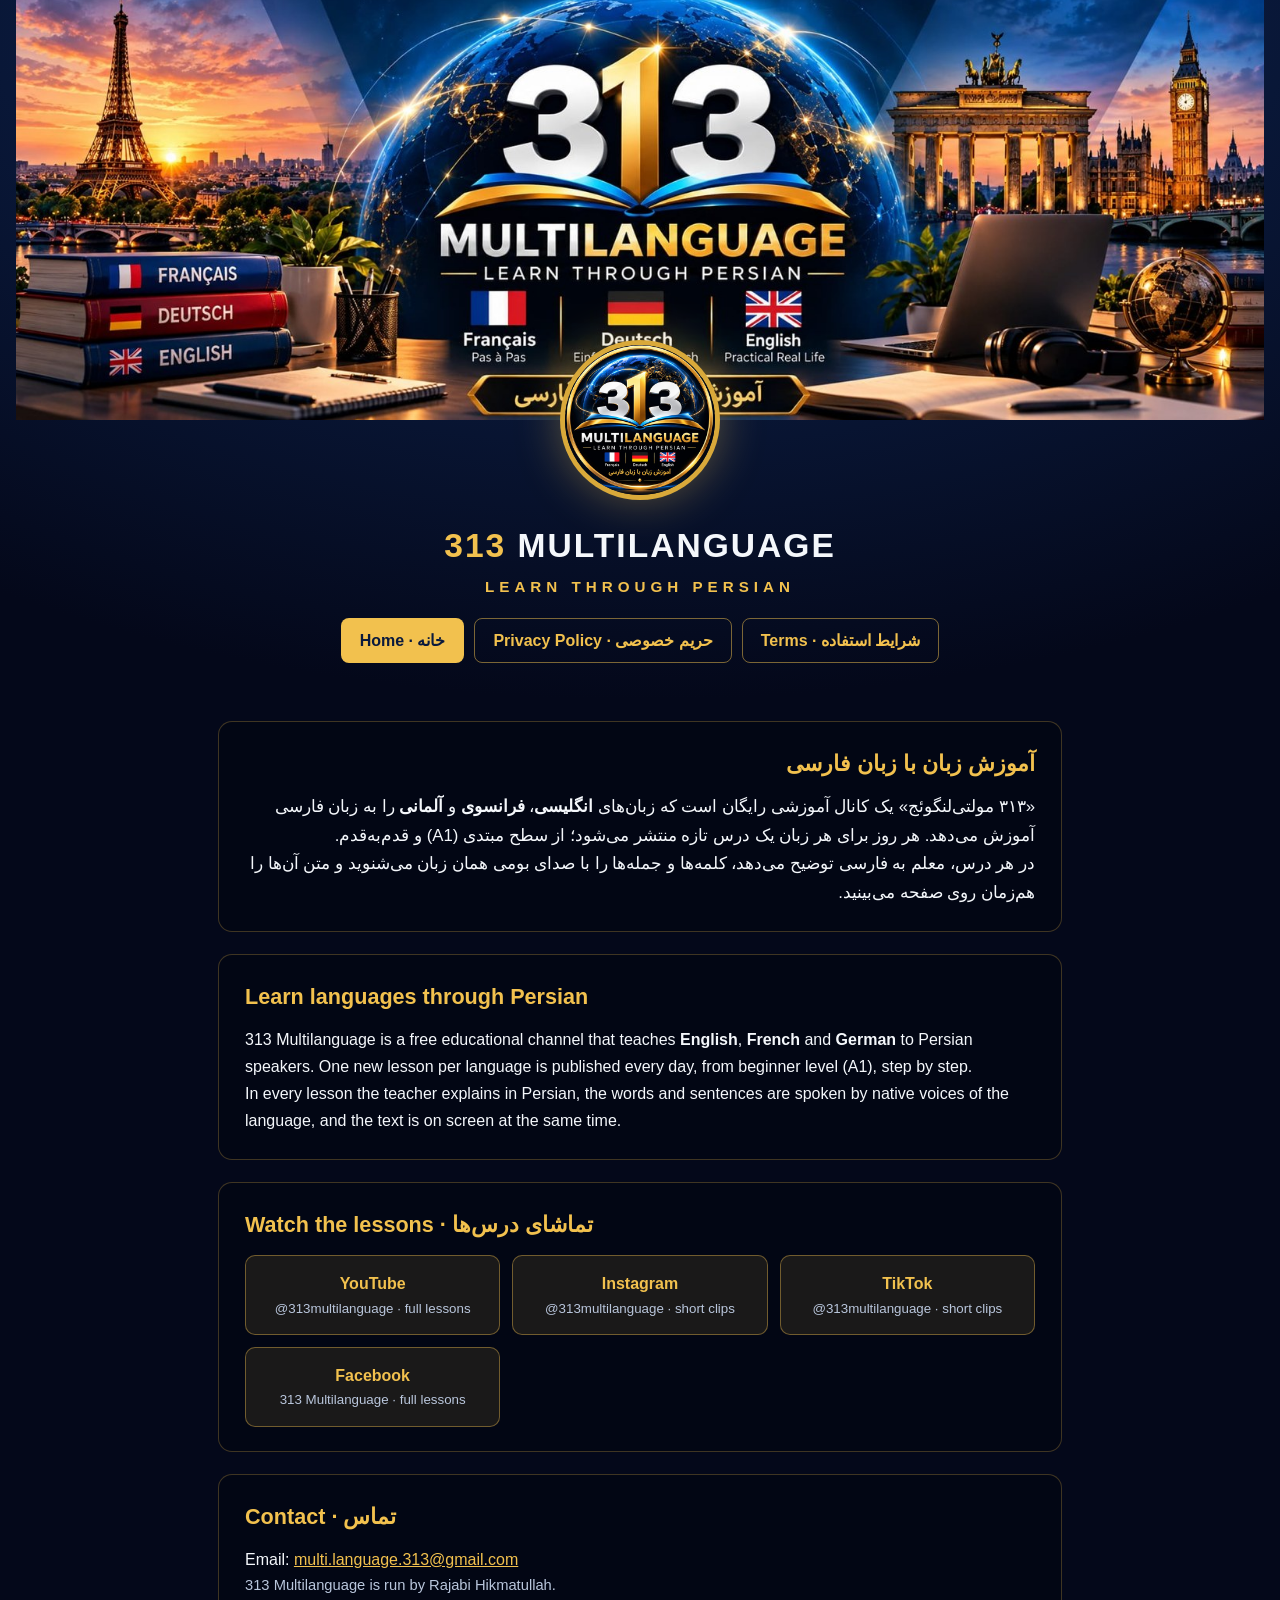
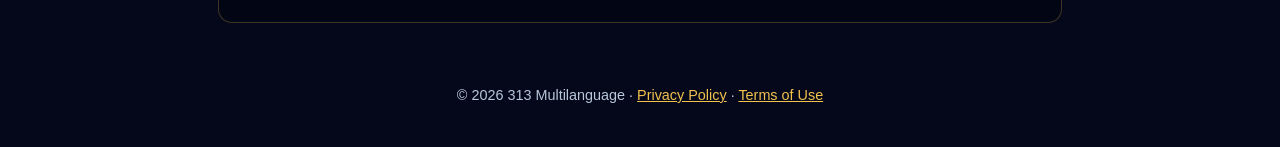
<file: index.html>
<!doctype html>
<html lang="en">
<head>
<meta charset="utf-8">
<meta name="viewport" content="width=device-width, initial-scale=1">
<title>313 Multilanguage — Learn English, French and German through Persian</title>
<meta name="description" content="313 Multilanguage: free daily English, French and German lessons taught in Persian. آموزش زبان با زبان فارسی.">
<link rel="icon" href="logo.jpg">
<link rel="stylesheet" href="style.css">
</head>
<body>
<header>
  <img class="banner" src="banner.jpg" alt="313 Multilanguage — Learn through Persian">
  <img class="logo" src="logo.jpg" alt="313 Multilanguage logo">
  <h1><b>313</b> MULTILANGUAGE</h1>
  <div class="tag">LEARN THROUGH PERSIAN</div>
  <nav><a class="on" href="index.html">Home · خانه</a><a href="privacy.html">Privacy Policy · حریم خصوصی</a><a href="terms.html">Terms · شرایط استفاده</a></nav>
</header>
<main>
  <section class="fa" lang="fa">
    <h2>آموزش زبان با زبان فارسی</h2>
    <p>«۳۱۳ مولتی‌لنگوئج» یک کانال آموزشی رایگان است که زبان‌های <b>انگلیسی</b>، <b>فرانسوی</b> و <b>آلمانی</b> را به زبان فارسی آموزش می‌دهد. هر روز برای هر زبان یک درس تازه منتشر می‌شود؛ از سطح مبتدی (A1) و قدم‌به‌قدم.</p>
    <p>در هر درس، معلم به فارسی توضیح می‌دهد، کلمه‌ها و جمله‌ها را با صدای بومی همان زبان می‌شنوید و متن آن‌ها را هم‌زمان روی صفحه می‌بینید.</p>
  </section>
  <section lang="en">
    <h2>Learn languages through Persian</h2>
    <p>313 Multilanguage is a free educational channel that teaches <b>English</b>, <b>French</b> and <b>German</b> to Persian speakers. One new lesson per language is published every day, from beginner level (A1), step by step.</p>
    <p>In every lesson the teacher explains in Persian, the words and sentences are spoken by native voices of the language, and the text is on screen at the same time.</p>
  </section>
  <section>
    <h2>Watch the lessons · تماشای درس‌ها</h2>
    <div class="links">
      <a href="https://www.youtube.com/@313multilanguage">YouTube<small>@313multilanguage · full lessons</small></a>
      <a href="https://www.instagram.com/313multilanguage/">Instagram<small>@313multilanguage · short clips</small></a>
      <a href="https://www.tiktok.com/@313multilanguage">TikTok<small>@313multilanguage · short clips</small></a>
      <a href="https://www.facebook.com/profile.php?id=61594899541630">Facebook<small>313 Multilanguage · full lessons</small></a>
    </div>
  </section>
  <section>
    <h2>Contact · تماس</h2>
    <p>Email: <a href="mailto:multi.language.313@gmail.com">multi.language.313@gmail.com</a></p>
    <p class="muted">313 Multilanguage is run by Rajabi Hikmatullah.</p>
  </section>
</main>
<footer>© 2026 313 Multilanguage · <a href="privacy.html">Privacy Policy</a> · <a href="terms.html">Terms of Use</a></footer>
</body>
</html>
</file>
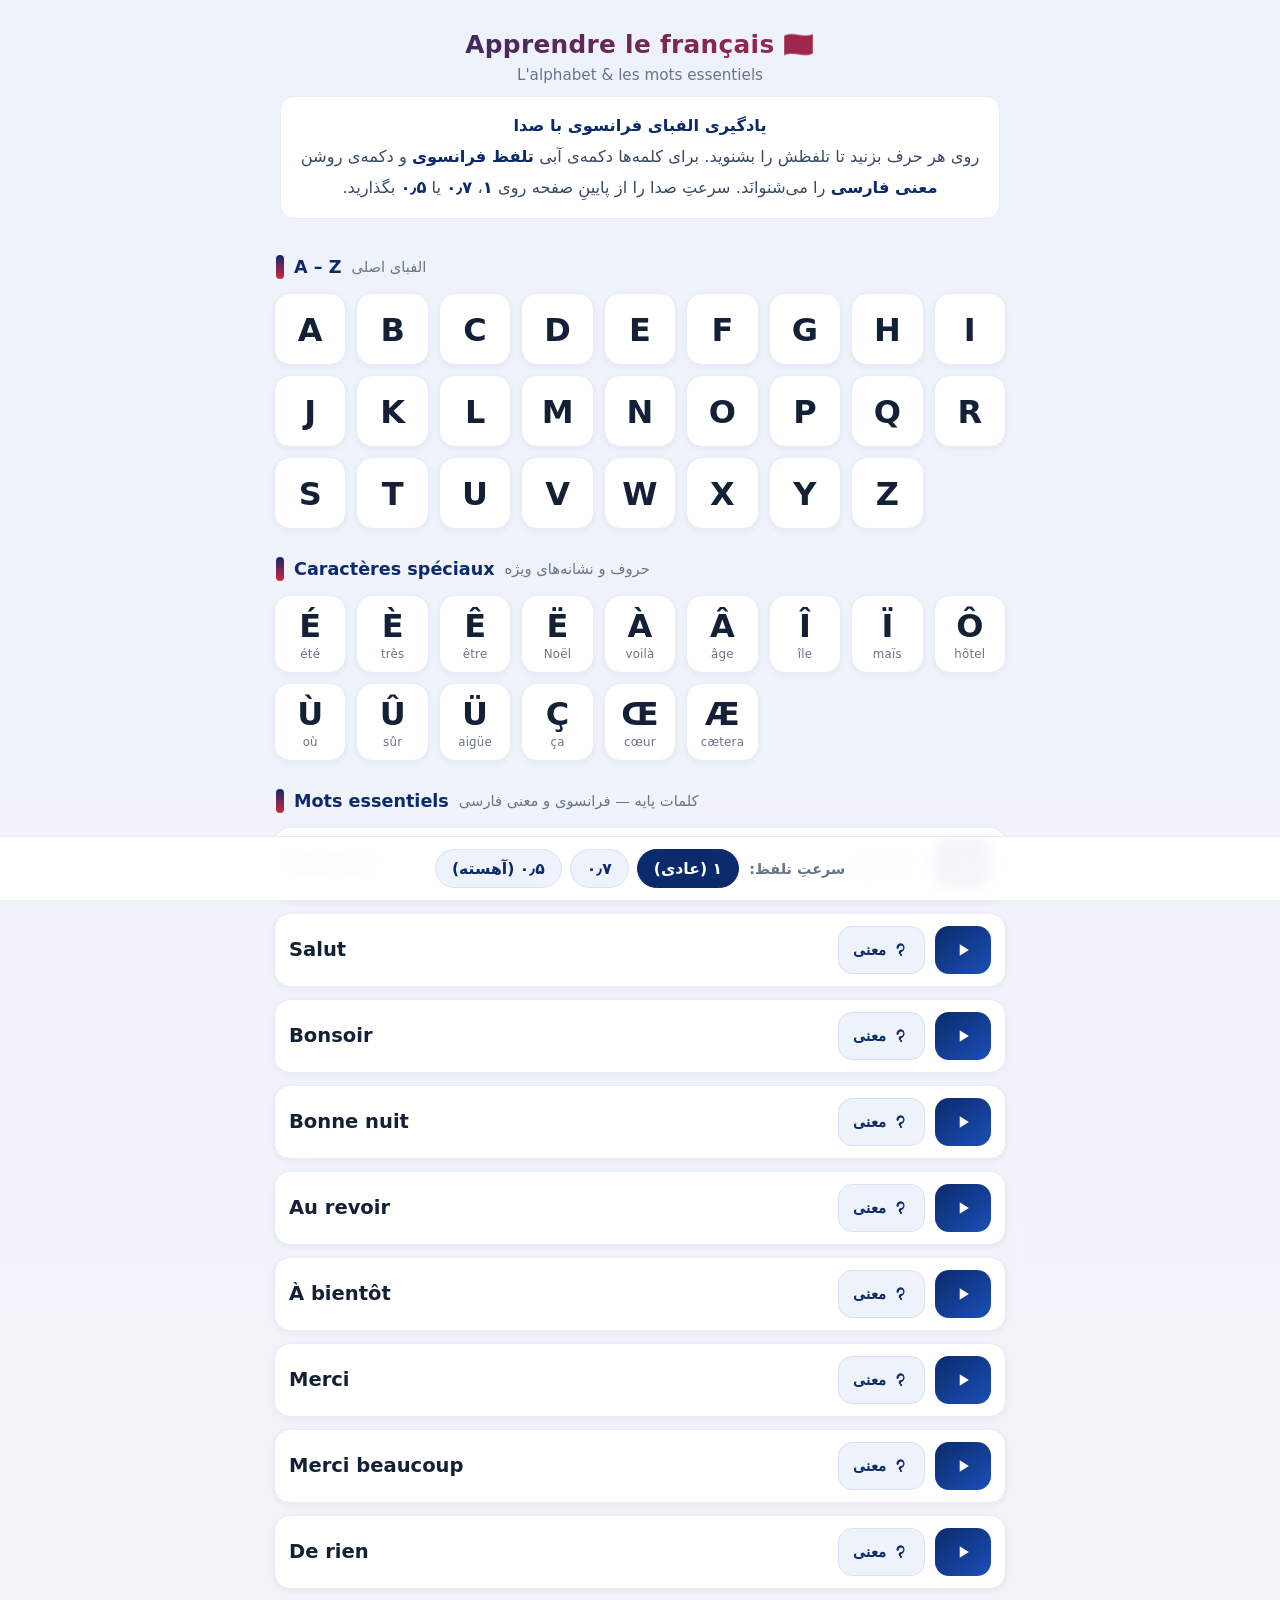
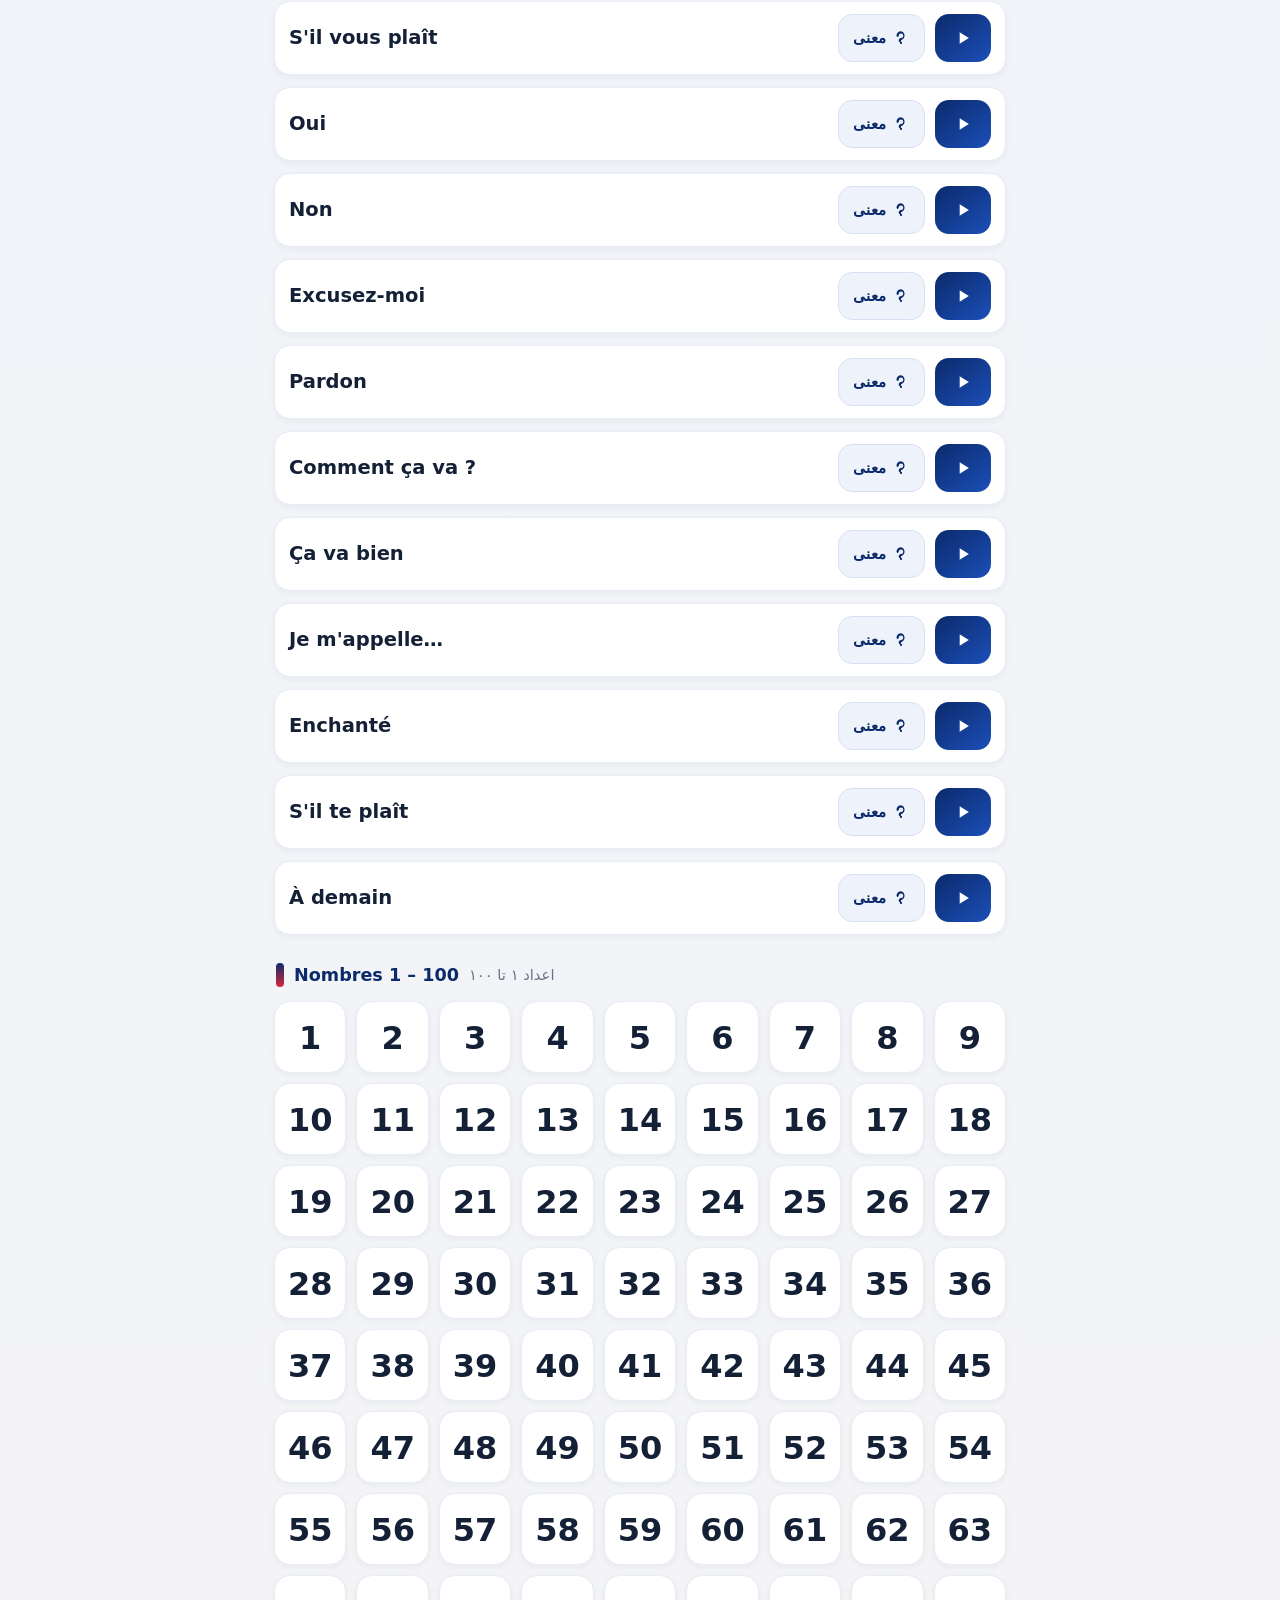
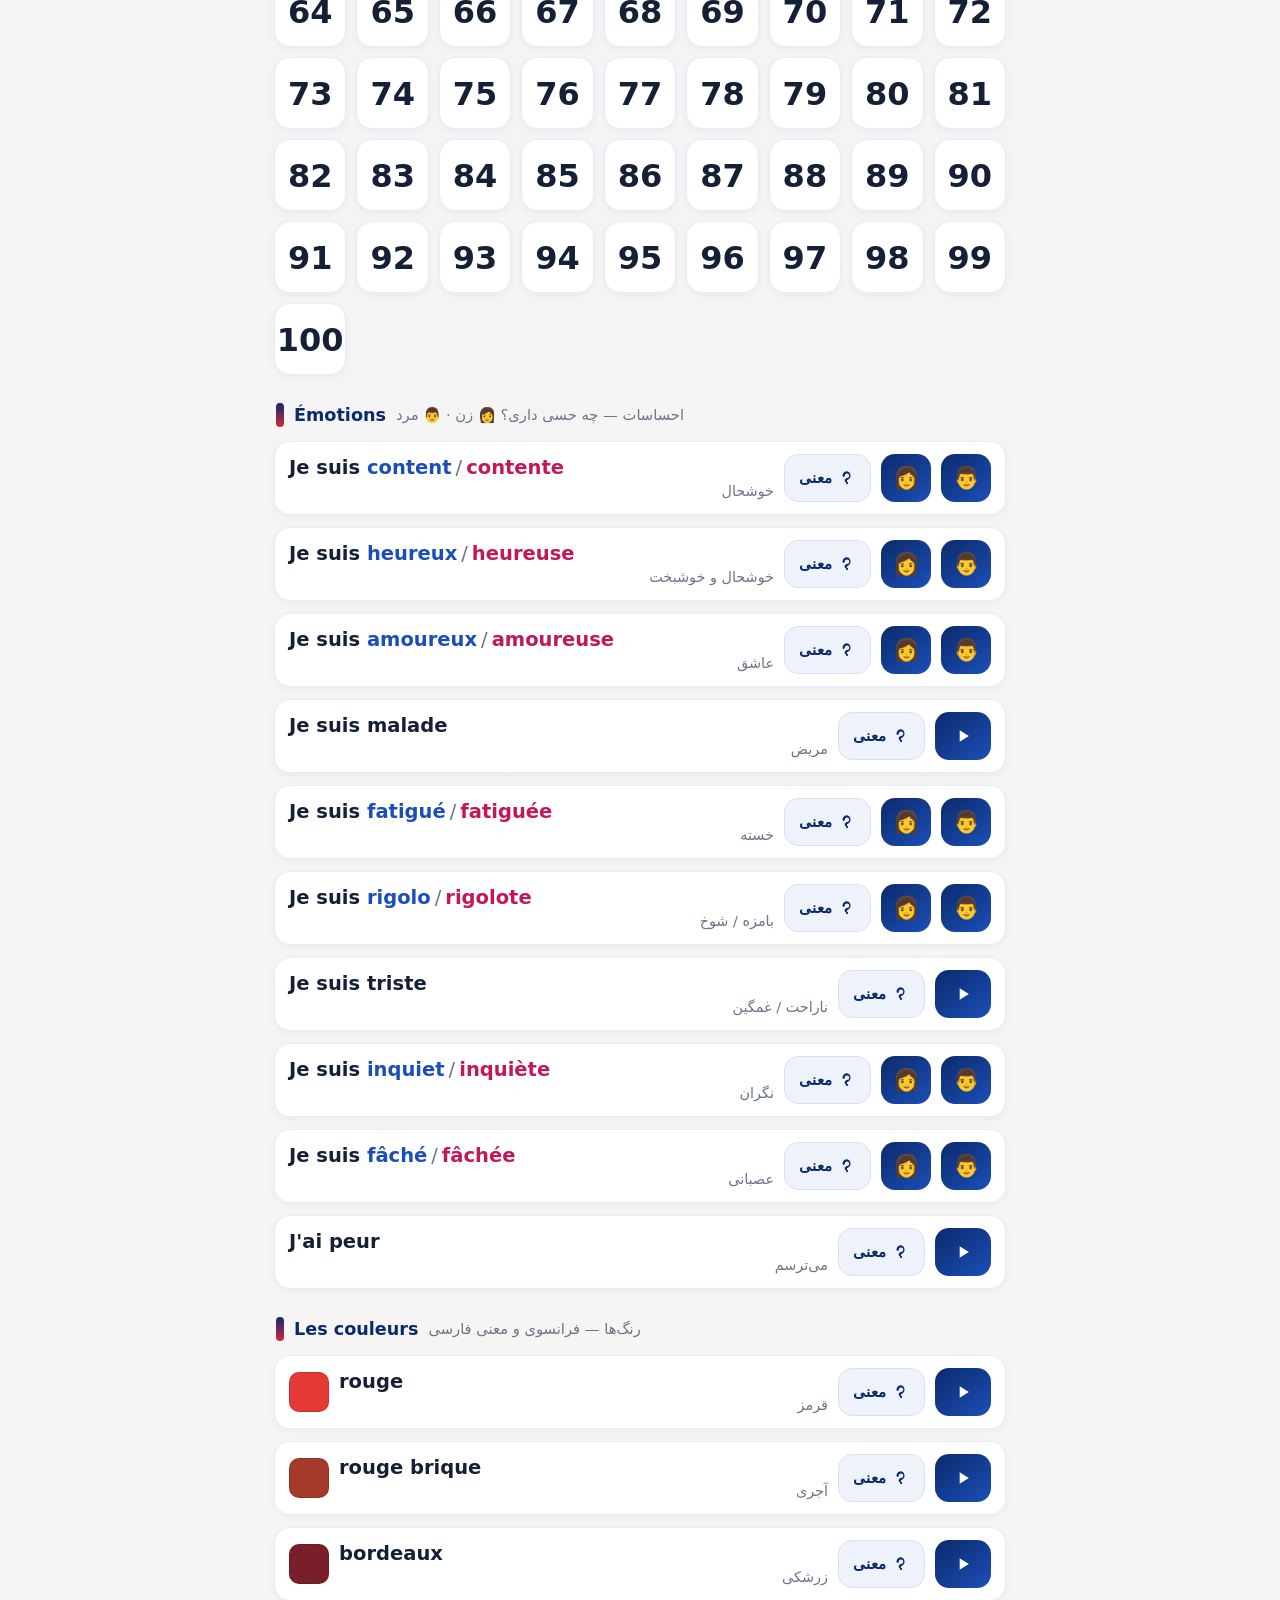
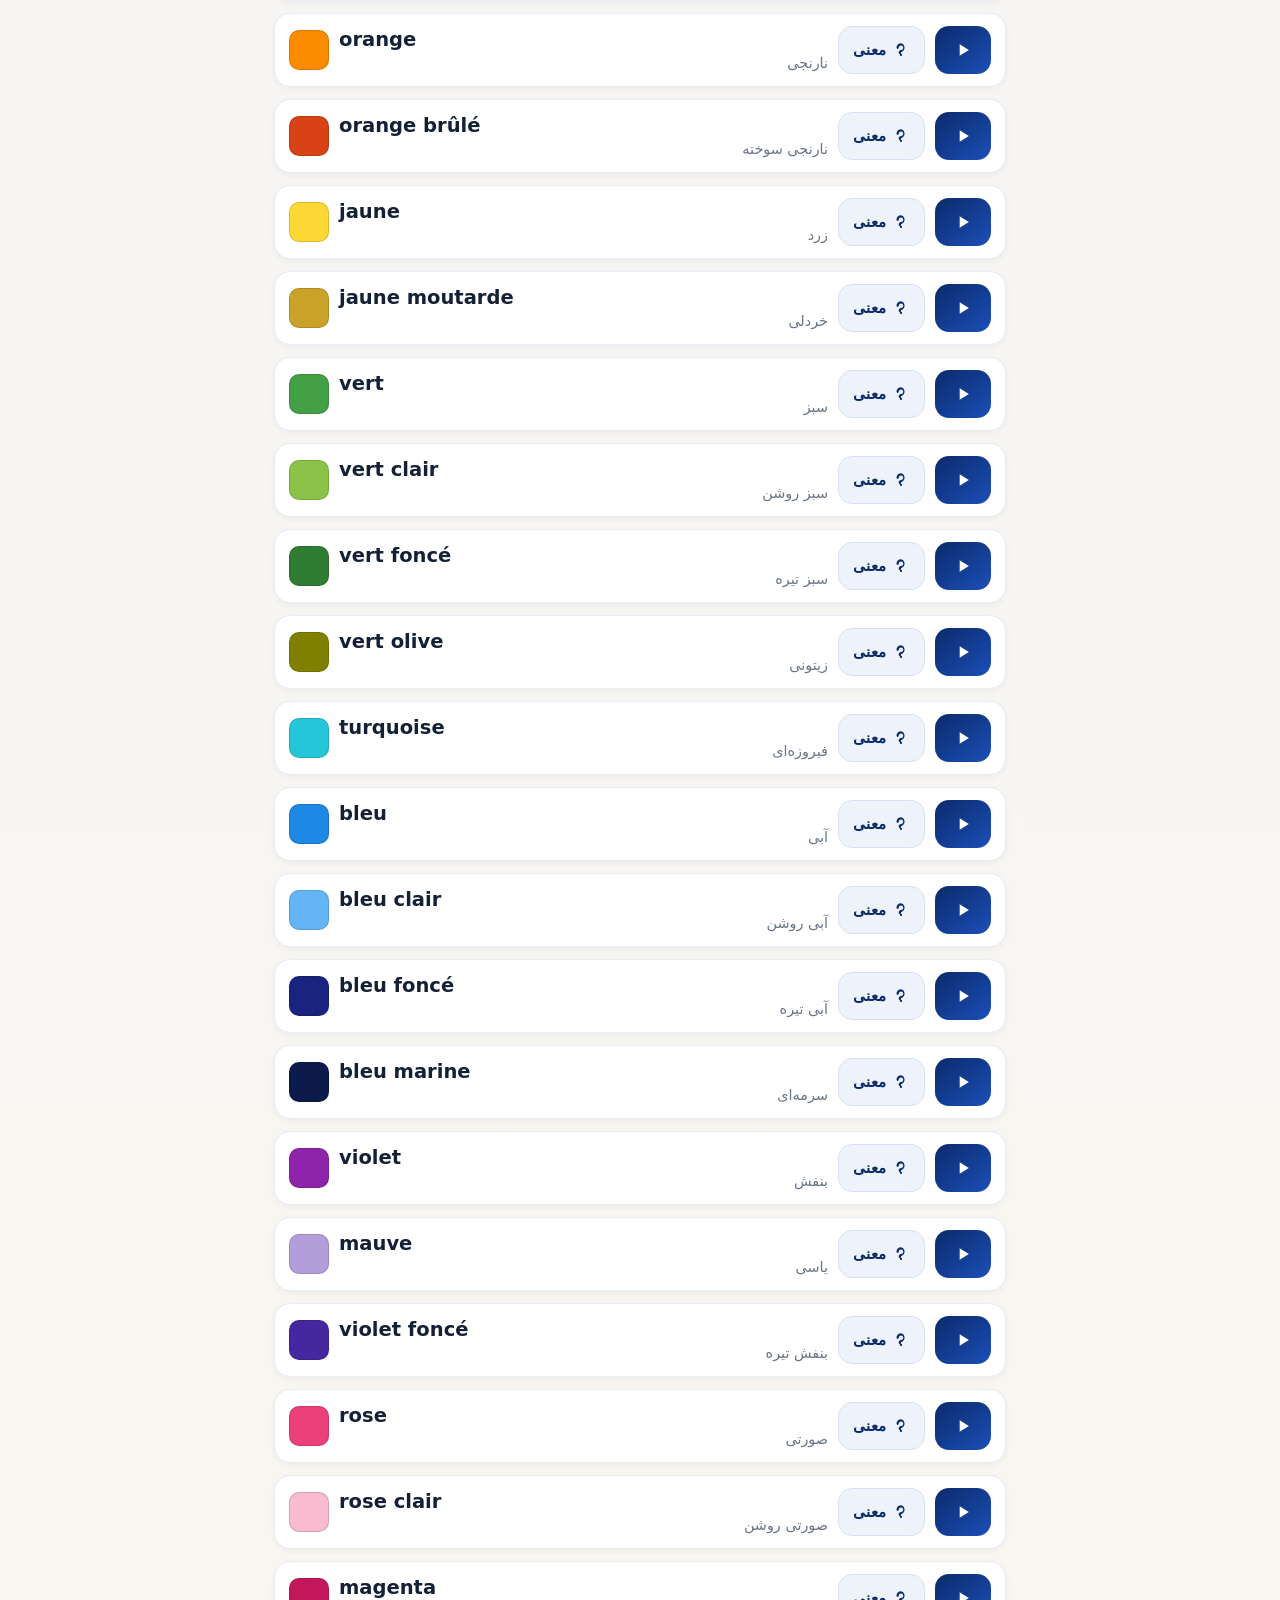
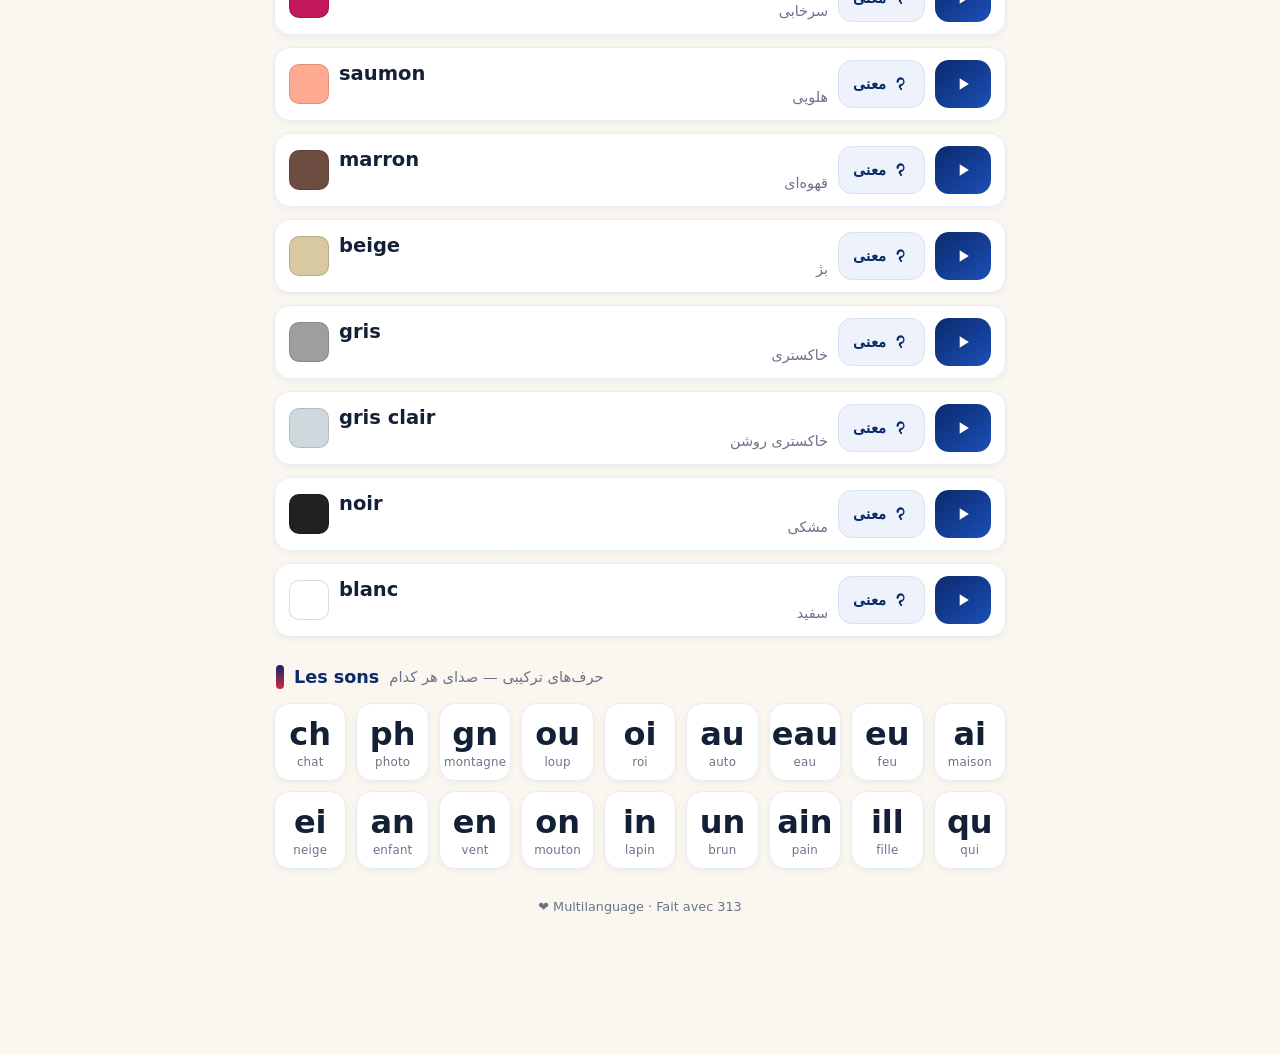
<file: french/index.html>
<!DOCTYPE html>
<html lang="fr">
<head>
<meta charset="UTF-8">
<meta name="viewport" content="width=device-width, initial-scale=1.0, maximum-scale=1.0, user-scalable=no">
<meta name="theme-color" content="#eef2fb">
<meta name="color-scheme" content="light only">
<title>Apprendre le français · یادگیری فرانسوی</title>
<style>
  :root{
    color-scheme: light only;
    --bleu:#0b2a6b; --bleu2:#1b4fb8; --rouge:#d7263d;
    --cream:#fbf7ef; --card:#ffffff; --ink:#132036; --muted:#6a7488;
    --ring:#1b4fb8; --ok:#1f9d6b;
  }
  *{box-sizing:border-box;-webkit-tap-highlight-color:transparent;}
  html,body{margin:0;padding:0;}
  body{
    font-family:"Segoe UI",Tahoma,system-ui,-apple-system,sans-serif;
    background:linear-gradient(180deg,#eef2fb 0%,var(--cream) 100%);
    color:var(--ink); min-height:100vh;
    padding:16px 14px 140px; max-width:760px;margin:0 auto;
  }
  header{text-align:center;padding:14px 6px 8px;}
  header h1{
    margin:0;font-size:1.55rem;line-height:1.2;
    background:linear-gradient(90deg,var(--bleu),var(--rouge));
    -webkit-background-clip:text;background-clip:text;color:transparent;
    font-weight:800;letter-spacing:.3px;
  }
  .sub{margin:6px 0 0;font-size:.95rem;color:var(--muted);}
  .fa{direction:rtl;font-size:1.02rem;color:#3a4a66;margin-top:12px;line-height:1.9;
     background:#fff;border:1px solid #e7ecf6;border-radius:14px;padding:14px 16px;}
  .fa b{color:var(--bleu);}
  h2{display:flex;align-items:center;gap:10px;font-size:1.1rem;margin:28px 2px 14px;color:var(--bleu);}
  h2 .fa-label{direction:rtl;color:var(--muted);font-weight:500;font-size:.92rem;}
  h2::before{content:"";width:8px;height:24px;border-radius:4px;background:linear-gradient(var(--bleu),var(--rouge));}

  .grid{display:grid;gap:10px;}
  .alpha{grid-template-columns:repeat(auto-fill,minmax(66px,1fr));}
  .accents{grid-template-columns:repeat(auto-fill,minmax(72px,1fr));}

  .tile{
    background:var(--card);border:1px solid #e7ecf6;border-radius:16px;
    padding:14px 6px 11px;text-align:center;cursor:pointer;user-select:none;
    box-shadow:0 2px 6px rgba(18,32,54,.05);
    transition:transform .08s,box-shadow .15s,border-color .15s;
    display:flex;flex-direction:column;align-items:center;gap:5px;min-height:72px;justify-content:center;
  }
  .tile .big{font-size:2rem;font-weight:800;line-height:1;color:var(--ink);}
  .tile .say{font-size:.74rem;color:var(--muted);letter-spacing:.2px;}
  .tile:active{transform:scale(.93);}
  .tile.playing{border-color:var(--ring);box-shadow:0 0 0 3px rgba(27,79,184,.18);}
  .tile.playing .big{color:var(--bleu2);}
  .tile.err{border-color:#ffd9a8;background:#fff8ef;}

  .words{display:grid;gap:12px;grid-template-columns:1fr;}
  .word{
    background:var(--card);border:1px solid #e7ecf6;border-radius:16px;
    padding:12px 14px;display:flex;align-items:center;gap:10px;
    box-shadow:0 2px 6px rgba(18,32,54,.05);
  }
  .word .fr{min-width:0;font-size:1.22rem;font-weight:700;color:var(--ink);}
  .word>.fr{flex:1;}
  .word .fa-m{direction:rtl;font-size:.9rem;color:var(--muted);margin-top:2px;}
  .btn{
    flex:none;border:none;cursor:pointer;border-radius:14px;
    display:flex;align-items:center;justify-content:center;gap:6px;
    padding:0 14px;height:48px;font-size:.95rem;font-weight:700;user-select:none;
    transition:transform .08s,filter .15s;
  }
  .btn:active{transform:scale(.94);}
  .btn.fr-btn{width:56px;background:linear-gradient(140deg,var(--bleu),var(--bleu2));color:#fff;}
  .btn.fr-btn svg{width:20px;height:20px;fill:#fff;}
  .btn.fr-btn.emo{width:50px;}
  .btn.fr-btn.emo span{font-size:1.35rem;line-height:1;}
  .emo-m{color:var(--bleu2);font-weight:800;}
  .emo-f{color:#c2185b;font-weight:800;}
  .emo-one{font-weight:800;color:var(--ink);}
  .word .fr .emo-sep{color:var(--muted);font-weight:500;margin:0 4px;}
  .btn.fa-btn{direction:rtl;background:#eef2fb;color:var(--bleu);border:1px solid #d8e1f4;}
  .btn.fa-btn svg{width:18px;height:18px;fill:var(--bleu);}
  .btn.playing{filter:brightness(1.1);box-shadow:0 0 0 3px rgba(27,79,184,.25);}

  /* color swatch inside a row */
  .swatch{width:40px;height:40px;border-radius:10px;flex:none;border:1px solid rgba(0,0,0,.14);}
  .word .left{flex:1;min-width:0;display:flex;flex-direction:column;gap:2px;}

  .bar{
    position:fixed;left:0;right:0;bottom:0;z-index:30;
    background:rgba(255,255,255,.95);backdrop-filter:blur(8px);
    border-top:1px solid #e3e9f5;padding:12px 14px;
  }
  .bar-inner{max-width:760px;margin:0 auto;display:flex;align-items:center;justify-content:center;gap:10px;direction:rtl;flex-wrap:wrap;}
  .bar .lbl{color:var(--muted);font-size:.9rem;font-weight:600;}
  .speeds{display:flex;gap:8px;}
  .spd{
    border:1px solid #d8e1f4;background:#eef2fb;color:var(--bleu);
    border-radius:999px;padding:9px 16px;font-size:.98rem;font-weight:700;cursor:pointer;user-select:none;
  }
  .spd.on{background:var(--bleu);color:#fff;border-color:var(--bleu);}

  .toast{
    position:fixed;left:50%;transform:translateX(-50%);bottom:150px;z-index:40;
    direction:rtl;background:#8a5a12;color:#fff;border-radius:12px;padding:10px 16px;
    font-size:.9rem;opacity:0;pointer-events:none;transition:opacity .25s;max-width:90%;text-align:center;
  }
  .toast.show{opacity:.96;}
  footer{direction:rtl;text-align:center;color:var(--muted);font-size:.8rem;margin-top:30px;}
</style>
</head>
<body>

<header>
  <h1>Apprendre le français 🇫🇷</h1>
  <p class="sub">L'alphabet &amp; les mots essentiels</p>
  <div class="fa">
    <b>یادگیری الفبای فرانسوی با صدا</b><br>
    روی هر حرف بزنید تا تلفظش را بشنوید. برای کلمه‌ها دکمه‌ی آبی <b>تلفظ فرانسوی</b> و دکمه‌ی روشن <b>معنی فارسی</b> را می‌شنوانَد.
    سرعتِ صدا را از پایینِ صفحه روی <b>۱</b>، <b>۰٫۷</b> یا <b>۰٫۵</b> بگذارید.
  </div>
</header>

<h2>A – Z <span class="fa-label">الفبای اصلی</span></h2>
<div class="grid alpha" id="alpha"></div>

<h2>Caractères spéciaux <span class="fa-label">حروف و نشانه‌های ویژه</span></h2>
<div class="grid accents" id="accents"></div>

<h2>Mots essentiels <span class="fa-label">کلمات پایه — فرانسوی و معنی فارسی</span></h2>
<div class="words" id="words"></div>

<h2>Nombres 1 – 100 <span class="fa-label">اعداد ۱ تا ۱۰۰</span></h2>
<div class="grid alpha" id="numbers"></div>

<h2>Émotions <span class="fa-label">احساسات — چه حسی داری؟ 👩 زن · 👨 مرد</span></h2>
<div class="words" id="emotions"></div>

<h2>Les couleurs <span class="fa-label">رنگ‌ها — فرانسوی و معنی فارسی</span></h2>
<div class="words" id="colors"></div>

<h2>Les sons <span class="fa-label">حرف‌های ترکیبی — صدای هر کدام</span></h2>
<div class="grid accents" id="sons"></div>

<footer>313 Multilanguage · Fait avec ❤</footer>

<div class="bar">
  <div class="bar-inner">
    <span class="lbl">سرعتِ تلفظ:</span>
    <div class="speeds" id="speeds">
      <span class="spd on" data-rate="1">۱ (عادی)</span>
      <span class="spd" data-rate="0.7">۰٫۷</span>
      <span class="spd" data-rate="0.5">۰٫۵ (آهسته)</span>
    </div>
  </div>
</div>

<div class="toast" id="toast"></div>

<script>
(function(){
  "use strict";

  // آدرس پایه‌ی صداها روی گیت‌هاب (GitHub Pages).
  var AUDIO_BASE = "https://raw.githubusercontent.com/313multilanguage/313multilanguage.github.io/main/french/audio";

  // ---- data (باید دقیقاً با generate_voices.py یکی بماند) ----
  var letters = "ABCDEFGHIJKLMNOPQRSTUVWXYZ".split("");

  var accents = [
    {ch:"É", id:"s01", ex:"été"},   {ch:"È", id:"s02", ex:"très"},
    {ch:"Ê", id:"s03", ex:"être"},  {ch:"Ë", id:"s04", ex:"Noël"},
    {ch:"À", id:"s05", ex:"voilà"}, {ch:"Â", id:"s06", ex:"âge"},
    {ch:"Î", id:"s07", ex:"île"},   {ch:"Ï", id:"s08", ex:"maïs"},
    {ch:"Ô", id:"s09", ex:"hôtel"}, {ch:"Ù", id:"s10", ex:"où"},
    {ch:"Û", id:"s11", ex:"sûr"},   {ch:"Ü", id:"s12", ex:"aigüe"},
    {ch:"Ç", id:"s13", ex:"ça"},    {ch:"Œ", id:"s14", ex:"cœur"},
    {ch:"Æ", id:"s15", ex:"cætera"}
  ];

  var words = [
    {id:"w01", fr:"Bonjour",         fa:"سلام / روز بخیر"},
    {id:"w02", fr:"Salut",           fa:"سلام (خودمانی)"},
    {id:"w03", fr:"Bonsoir",         fa:"عصر بخیر"},
    {id:"w04", fr:"Bonne nuit",      fa:"شب بخیر (موقع خواب)"},
    {id:"w05", fr:"Au revoir",       fa:"خداحافظ"},
    {id:"w06", fr:"À bientôt",       fa:"به‌زودی می‌بینمت"},
    {id:"w07", fr:"Merci",           fa:"تشکر"},
    {id:"w08", fr:"Merci beaucoup",  fa:"خیلی ممنون"},
    {id:"w09", fr:"De rien",         fa:"خواهش می‌کنم"},
    {id:"w10", fr:"S'il vous plaît", fa:"لطفاً (رسمی)"},
    {id:"w11", fr:"Oui",             fa:"بله"},
    {id:"w12", fr:"Non",             fa:"نه"},
    {id:"w13", fr:"Excusez-moi",     fa:"ببخشید"},
    {id:"w14", fr:"Pardon",          fa:"ببخشید / عذر می‌خواهم"},
    {id:"w15", fr:"Comment ça va ?", fa:"حالت چطور است؟"},
    {id:"w16", fr:"Ça va bien",      fa:"خوبم"},
    {id:"w17", fr:"Je m'appelle…",   fa:"اسم من ... است"},
    {id:"w18", fr:"Enchanté",        fa:"از آشنایی خوشوقتم"},
    {id:"w19", fr:"S'il te plaît",   fa:"لطفاً (خودمانی)"},
    {id:"w20", fr:"À demain",        fa:"تا فردا"}
  ];

  // ---- audio engine ----
  var rate = 1;
  var audio = new Audio();
  audio.preload = "none";
  var currentEl = null;
  var cache = {};

  var toastEl = document.getElementById("toast");
  var toastTimer = null;
  function toast(msg){
    toastEl.textContent = msg;
    toastEl.classList.add("show");
    clearTimeout(toastTimer);
    toastTimer = setTimeout(function(){ toastEl.classList.remove("show"); }, 2600);
  }

  function clearPlaying(){
    if(currentEl){ currentEl.classList.remove("playing","err"); currentEl = null; }
  }

  function play(url, el){
    try{ audio.pause(); }catch(e){}
    clearPlaying();
    currentEl = el;
    if(el) el.classList.add("playing");
    audio.src = url;
    audio.playbackRate = rate;
    if("preservesPitch" in audio) audio.preservesPitch = true;
    if("mozPreservesPitch" in audio) audio.mozPreservesPitch = true;
    if("webkitPreservesPitch" in audio) audio.webkitPreservesPitch = true;
    var p = audio.play();
    if(p && p.catch){ p.catch(function(){ /* ignored: handled by onerror */ }); }
  }
  audio.addEventListener("ended", clearPlaying);
  audio.addEventListener("error", function(){
    if(currentEl){ currentEl.classList.remove("playing"); currentEl.classList.add("err"); }
    toast("صدا هنوز روی گیت‌هاب بارگذاری نشده (یا اینترنت وصل نیست).");
    setTimeout(clearPlaying, 1200);
  });

  // ---- build: alphabet ----
  var alphaBox = document.getElementById("alpha");
  letters.forEach(function(L){
    var d = document.createElement("div");
    d.className = "tile";
    d.innerHTML = '<span class="big">'+L+'</span>';
    d.addEventListener("click", function(){ play(AUDIO_BASE+"/fr/"+L+".mp3", d); });
    alphaBox.appendChild(d);
  });

  // ---- build: accents ----
  var accBox = document.getElementById("accents");
  accents.forEach(function(a){
    var d = document.createElement("div");
    d.className = "tile";
    d.innerHTML = '<span class="big">'+a.ch+'</span><span class="say">'+a.ex+'</span>';
    d.addEventListener("click", function(){ play(AUDIO_BASE+"/fr/"+a.id+".mp3", d); });
    accBox.appendChild(d);
  });

  // ---- build: words ----
  var playSvg = '<svg viewBox="0 0 24 24"><path d="M8 5v14l11-7z"/></svg>';
  var earSvg  = '<svg viewBox="0 0 24 24"><path d="M12 3a6 6 0 0 0-6 6 1.5 1.5 0 0 0 3 0 3 3 0 1 1 3 3c-1.7 0-3 1.3-3 3v1a1.5 1.5 0 0 0 3 0v-1c0-.2.8-.5 1.4-.8A6 6 0 0 0 12 3zm-1.5 15.5a1.5 1.5 0 1 0 3 0 1.5 1.5 0 0 0-3 0z"/></svg>';
  var wordBox = document.getElementById("words");
  words.forEach(function(w){
    var row = document.createElement("div");
    row.className = "word";

    var label = document.createElement("span");
    label.className = "fr";
    label.textContent = w.fr;

    var frBtn = document.createElement("button");
    frBtn.className = "btn fr-btn";
    frBtn.setAttribute("aria-label","تلفظ فرانسوی");
    frBtn.innerHTML = playSvg;
    frBtn.addEventListener("click", function(){ play(AUDIO_BASE+"/fr/"+w.id+".mp3", frBtn); });

    var faBtn = document.createElement("button");
    faBtn.className = "btn fa-btn";
    faBtn.innerHTML = earSvg + '<span>معنی</span>';
    faBtn.addEventListener("click", function(){ play(AUDIO_BASE+"/fa/"+w.id+".mp3", faBtn); });

    row.appendChild(label);
    row.appendChild(faBtn);
    row.appendChild(frBtn);
    wordBox.appendChild(row);
  });

  // ---- build: numbers 1..100 ----
  var numBox = document.getElementById("numbers");
  for(var n=1; n<=100; n++){
    (function(i){
      var id = "n" + String(i).padStart(3,"0");
      var d = document.createElement("div");
      d.className = "tile";
      d.innerHTML = '<span class="big">'+i+'</span>';
      d.addEventListener("click", function(){ play(AUDIO_BASE+"/fr/"+id+".mp3", d); });
      numBox.appendChild(d);
    })(n);
  }

  // ---- build: emotions ----
  var emotions = [
    {id:"e01", pre:"Je suis ", m:"content",   f:"contente",  fa:"خوشحال"},
    {id:"e02", pre:"Je suis ", m:"heureux",   f:"heureuse",  fa:"خوشحال و خوشبخت"},
    {id:"e03", pre:"Je suis ", m:"amoureux",  f:"amoureuse", fa:"عاشق"},
    {id:"e04", pre:"Je suis ", m:"malade",    f:null,        fa:"مریض"},
    {id:"e05", pre:"Je suis ", m:"fatigué",   f:"fatiguée",  fa:"خسته"},
    {id:"e06", pre:"Je suis ", m:"rigolo",    f:"rigolote",  fa:"بامزه / شوخ"},
    {id:"e07", pre:"Je suis ", m:"triste",    f:null,        fa:"ناراحت / غمگین"},
    {id:"e08", pre:"Je suis ", m:"inquiet",   f:"inquiète",  fa:"نگران"},
    {id:"e09", pre:"Je suis ", m:"fâché",     f:"fâchée",    fa:"عصبانی"},
    {id:"e10", pre:"",         m:"J'ai peur", f:null,        fa:"می‌ترسم"}
  ];
  var emoBox = document.getElementById("emotions");
  emotions.forEach(function(e){
    var g = (e.f !== null);
    var row = document.createElement("div");
    row.className = "word";
    var left = document.createElement("span");
    left.className = "left";
    var phrase;
    if(g){
      phrase = e.pre
        + '<span class="emo-m">'+e.m+'</span>'
        + '<span class="emo-sep">/</span>'
        + '<span class="emo-f">'+e.f+'</span>';
    } else {
      phrase = e.pre + '<span class="emo-one">'+e.m+'</span>';
    }
    left.innerHTML = '<span class="fr">'+phrase+'</span><span class="fa-m">'+e.fa+'</span>';
    row.appendChild(left);

    var faBtn = document.createElement("button");
    faBtn.className = "btn fa-btn";
    faBtn.innerHTML = earSvg + '<span>معنی</span>';
    faBtn.addEventListener("click", function(){ play(AUDIO_BASE+"/fa/"+e.id+".mp3", faBtn); });
    row.appendChild(faBtn);

    if(g){
      var wBtn = document.createElement("button");
      wBtn.className = "btn fr-btn emo";
      wBtn.setAttribute("aria-label","زن");
      wBtn.innerHTML = '<span>👩</span>';
      wBtn.addEventListener("click", function(){ play(AUDIO_BASE+"/fr/"+e.id+"f.mp3", wBtn); });
      row.appendChild(wBtn);

      var mBtn = document.createElement("button");
      mBtn.className = "btn fr-btn emo";
      mBtn.setAttribute("aria-label","مرد");
      mBtn.innerHTML = '<span>👨</span>';
      mBtn.addEventListener("click", function(){ play(AUDIO_BASE+"/fr/"+e.id+"m.mp3", mBtn); });
      row.appendChild(mBtn);
    } else {
      var pBtn = document.createElement("button");
      pBtn.className = "btn fr-btn";
      pBtn.setAttribute("aria-label","تلفظ فرانسوی");
      pBtn.innerHTML = playSvg;
      pBtn.addEventListener("click", function(){ play(AUDIO_BASE+"/fr/"+e.id+".mp3", pBtn); });
      row.appendChild(pBtn);
    }
    emoBox.appendChild(row);
  });

  // ---- build: colors ----
  var colors = [
    {id:"c01", fr:"rouge",         fa:"قرمز",          c:"#e53935"},
    {id:"c13", fr:"rouge brique",  fa:"آجری",          c:"#a53a2a"},
    {id:"c14", fr:"bordeaux",      fa:"زرشکی",         c:"#7b1e2b"},
    {id:"c02", fr:"orange",        fa:"نارنجی",        c:"#fb8c00"},
    {id:"c15", fr:"orange brûlé",  fa:"نارنجی سوخته",  c:"#d84315"},
    {id:"c03", fr:"jaune",         fa:"زرد",           c:"#fdd835"},
    {id:"c16", fr:"jaune moutarde",fa:"خردلی",         c:"#c9a227"},
    {id:"c04", fr:"vert",          fa:"سبز",           c:"#43a047"},
    {id:"c17", fr:"vert clair",    fa:"سبز روشن",      c:"#8bc34a"},
    {id:"c18", fr:"vert foncé",    fa:"سبز تیره",      c:"#2e7d32"},
    {id:"c19", fr:"vert olive",    fa:"زیتونی",        c:"#808000"},
    {id:"c20", fr:"turquoise",     fa:"فیروزه‌ای",      c:"#26c6da"},
    {id:"c05", fr:"bleu",          fa:"آبی",           c:"#1e88e5"},
    {id:"c21", fr:"bleu clair",    fa:"آبی روشن",      c:"#64b5f6"},
    {id:"c22", fr:"bleu foncé",    fa:"آبی تیره",      c:"#1a237e"},
    {id:"c23", fr:"bleu marine",   fa:"سرمه‌ای",        c:"#0d1b4c"},
    {id:"c06", fr:"violet",        fa:"بنفش",          c:"#8e24aa"},
    {id:"c24", fr:"mauve",         fa:"یاسی",          c:"#b39ddb"},
    {id:"c25", fr:"violet foncé",  fa:"بنفش تیره",     c:"#4527a0"},
    {id:"c07", fr:"rose",          fa:"صورتی",         c:"#ec407a"},
    {id:"c26", fr:"rose clair",    fa:"صورتی روشن",    c:"#f8bbd0"},
    {id:"c27", fr:"magenta",       fa:"سرخابی",        c:"#c2185b"},
    {id:"c28", fr:"saumon",        fa:"هلویی",         c:"#ffab91"},
    {id:"c08", fr:"marron",        fa:"قهوه‌ای",        c:"#6d4c41"},
    {id:"c12", fr:"beige",         fa:"بژ",            c:"#d9c9a3"},
    {id:"c09", fr:"gris",          fa:"خاکستری",       c:"#9e9e9e"},
    {id:"c29", fr:"gris clair",    fa:"خاکستری روشن",  c:"#cfd8dc"},
    {id:"c10", fr:"noir",          fa:"مشکی",          c:"#212121"},
    {id:"c11", fr:"blanc",         fa:"سفید",          c:"#ffffff"}
  ];
  var colBox = document.getElementById("colors");
  colors.forEach(function(c){
    var row = document.createElement("div");
    row.className = "word";

    var sw = document.createElement("span");
    sw.className = "swatch";
    sw.style.background = c.c;

    var left = document.createElement("span");
    left.className = "left";
    left.innerHTML = '<span class="fr">'+c.fr+'</span><span class="fa-m">'+c.fa+'</span>';

    var faBtn = document.createElement("button");
    faBtn.className = "btn fa-btn";
    faBtn.innerHTML = earSvg + '<span>معنی</span>';
    faBtn.addEventListener("click", function(){ play(AUDIO_BASE+"/fa/"+c.id+".mp3", faBtn); });

    var frBtn = document.createElement("button");
    frBtn.className = "btn fr-btn";
    frBtn.setAttribute("aria-label","تلفظ فرانسوی");
    frBtn.innerHTML = playSvg;
    frBtn.addEventListener("click", function(){ play(AUDIO_BASE+"/fr/"+c.id+".mp3", frBtn); });

    row.appendChild(sw);
    row.appendChild(left);
    row.appendChild(faBtn);
    row.appendChild(frBtn);
    colBox.appendChild(row);
  });

  // ---- build: sons (graphèmes) ----
  var sons = [
    {id:"gr01", g:"ch",  ex:"chat"},    {id:"gr02", g:"ph",  ex:"photo"},
    {id:"gr03", g:"gn",  ex:"montagne"},{id:"gr04", g:"ou",  ex:"loup"},
    {id:"gr05", g:"oi",  ex:"roi"},     {id:"gr06", g:"au",  ex:"auto"},
    {id:"gr07", g:"eau", ex:"eau"},     {id:"gr08", g:"eu",  ex:"feu"},
    {id:"gr09", g:"ai",  ex:"maison"},  {id:"gr10", g:"ei",  ex:"neige"},
    {id:"gr11", g:"an",  ex:"enfant"},  {id:"gr12", g:"en",  ex:"vent"},
    {id:"gr13", g:"on",  ex:"mouton"},  {id:"gr14", g:"in",  ex:"lapin"},
    {id:"gr15", g:"un",  ex:"brun"},    {id:"gr16", g:"ain", ex:"pain"},
    {id:"gr17", g:"ill", ex:"fille"},   {id:"gr18", g:"qu",  ex:"qui"}
  ];
  var sonBox = document.getElementById("sons");
  sons.forEach(function(s){
    var d = document.createElement("div");
    d.className = "tile";
    d.innerHTML = '<span class="big">'+s.g+'</span><span class="say">'+s.ex+'</span>';
    d.addEventListener("click", function(){ play(AUDIO_BASE+"/fr/"+s.id+".mp3", d); });
    sonBox.appendChild(d);
  });

  // ---- speed selector ----
  var speeds = document.getElementById("speeds");
  speeds.addEventListener("click", function(e){
    var t = e.target.closest(".spd");
    if(!t) return;
    rate = parseFloat(t.getAttribute("data-rate"));
    [].forEach.call(speeds.querySelectorAll(".spd"), function(s){ s.classList.remove("on"); });
    t.classList.add("on");
    audio.playbackRate = rate;
  });
})();
</script>
</body>
</html>
</file>
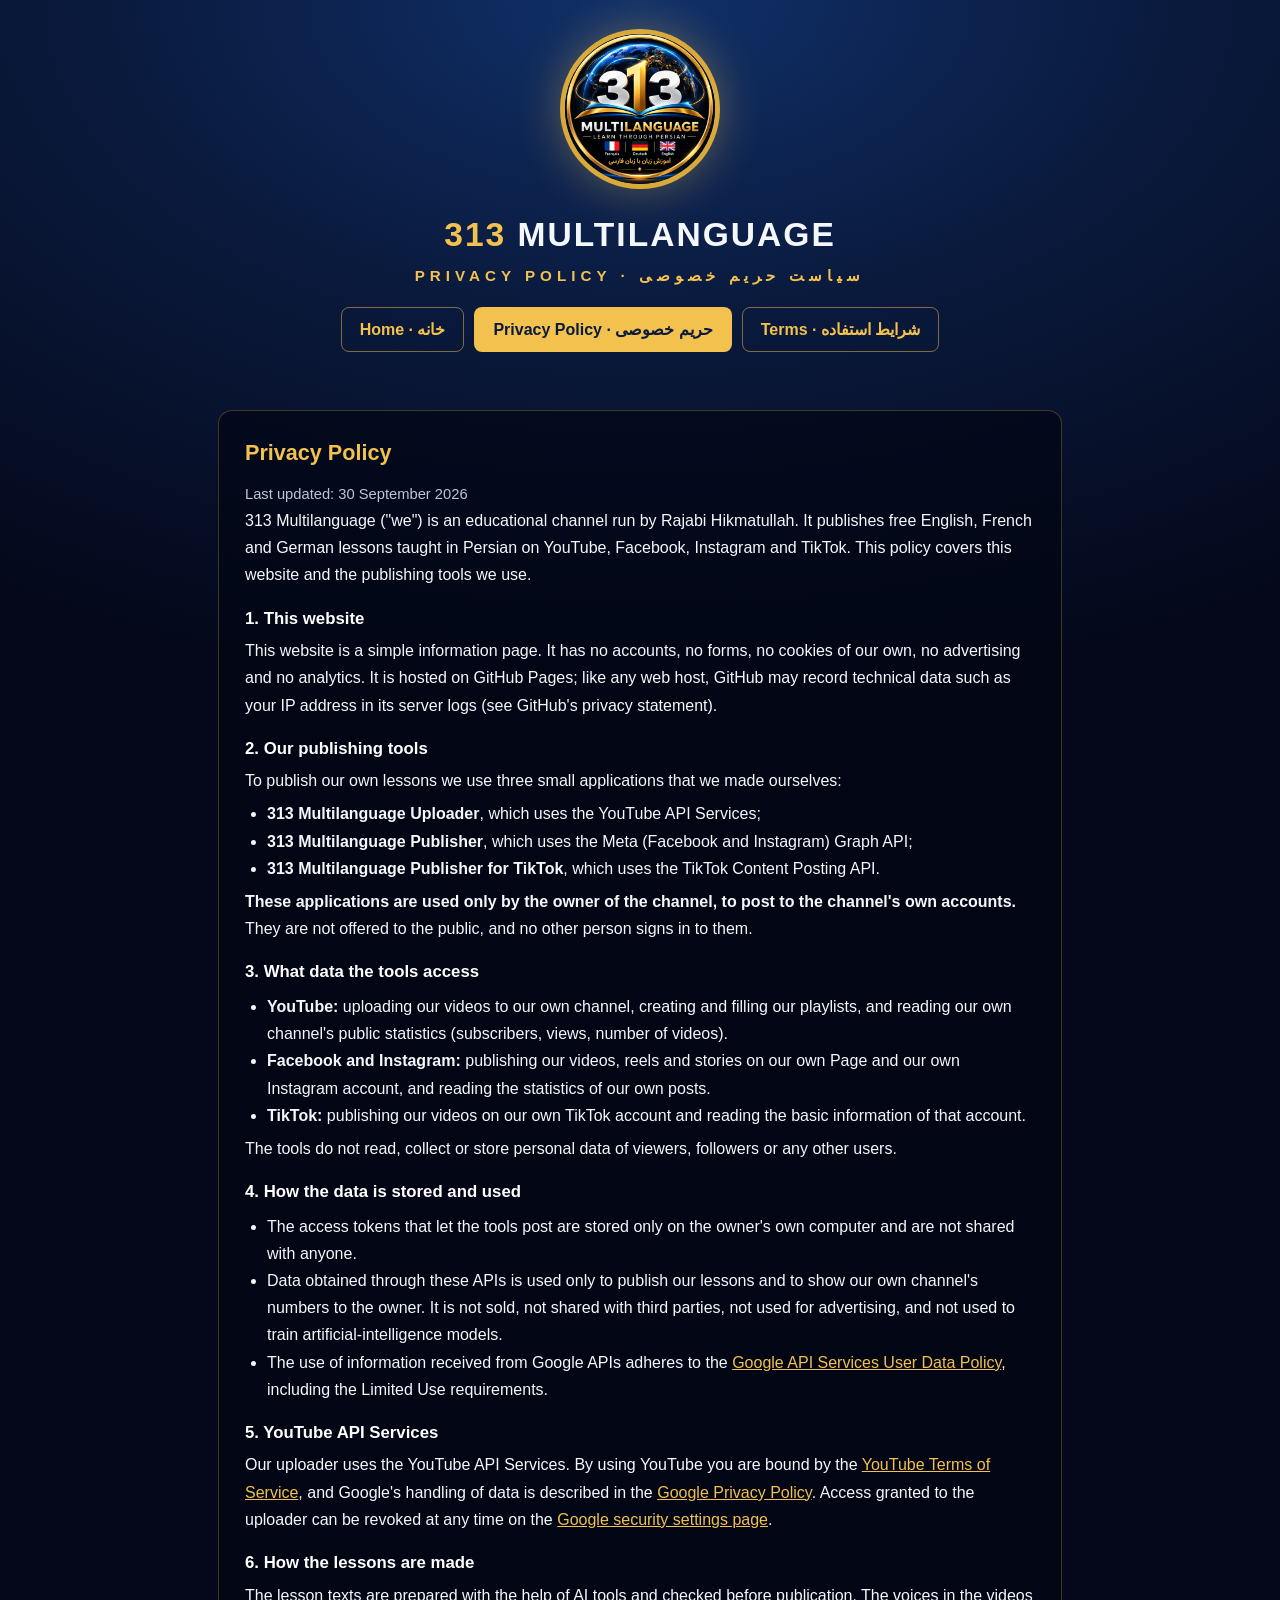
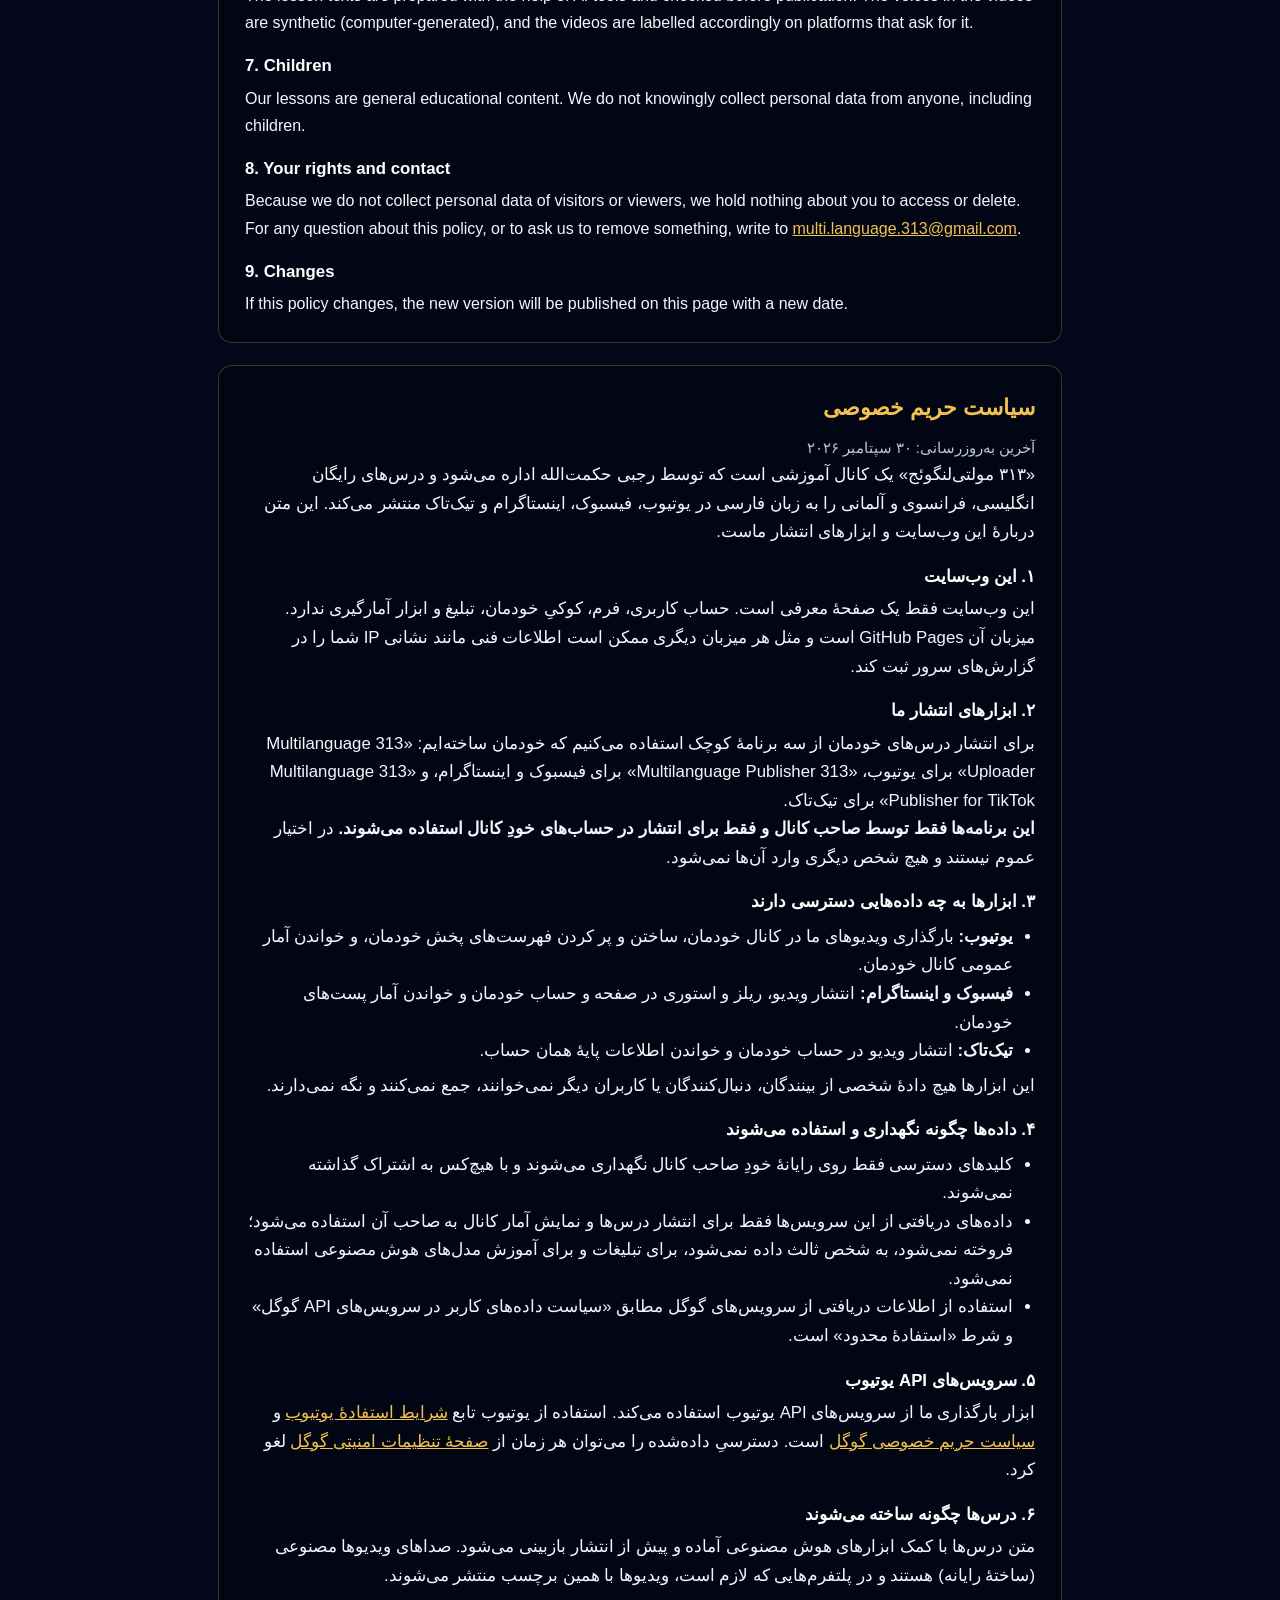
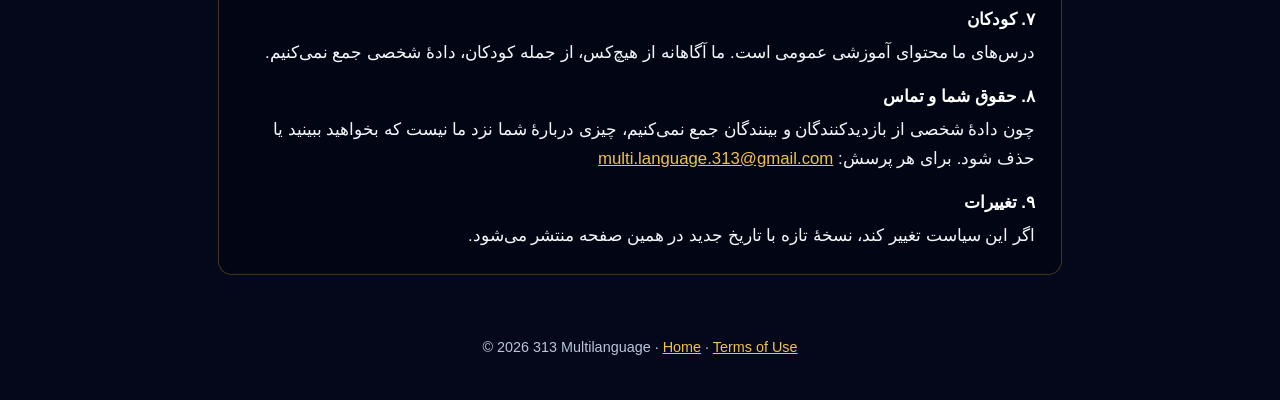
<file: privacy.html>
<!doctype html>
<html lang="en">
<head>
<meta charset="utf-8">
<meta name="viewport" content="width=device-width, initial-scale=1">
<title>Privacy Policy — 313 Multilanguage</title>
<link rel="icon" href="logo.jpg">
<link rel="stylesheet" href="style.css">
</head>
<body>
<header style="padding-top:34px">
  <a href="index.html"><img class="logo" style="margin-top:0" src="logo.jpg" alt="313 Multilanguage logo"></a>
  <h1><b>313</b> MULTILANGUAGE</h1>
  <div class="tag">PRIVACY POLICY · سیاست حریم خصوصی</div>
  <nav><a href="index.html">Home · خانه</a><a class="on" href="privacy.html">Privacy Policy · حریم خصوصی</a><a href="terms.html">Terms · شرایط استفاده</a></nav>
</header>
<main>
  <section lang="en">
    <h2>Privacy Policy</h2>
    <p class="muted">Last updated: 30 September 2026</p>
    <p>313 Multilanguage ("we") is an educational channel run by Rajabi Hikmatullah. It publishes free English, French and German lessons taught in Persian on YouTube, Facebook, Instagram and TikTok. This policy covers this website and the publishing tools we use.</p>

    <h3>1. This website</h3>
    <p>This website is a simple information page. It has no accounts, no forms, no cookies of our own, no advertising and no analytics. It is hosted on GitHub Pages; like any web host, GitHub may record technical data such as your IP address in its server logs (see GitHub's privacy statement).</p>

    <h3>2. Our publishing tools</h3>
    <p>To publish our own lessons we use three small applications that we made ourselves:</p>
    <ul>
      <li><b>313 Multilanguage Uploader</b>, which uses the YouTube API Services;</li>
      <li><b>313 Multilanguage Publisher</b>, which uses the Meta (Facebook and Instagram) Graph API;</li>
      <li><b>313 Multilanguage Publisher for TikTok</b>, which uses the TikTok Content Posting API.</li>
    </ul>
    <p><b>These applications are used only by the owner of the channel, to post to the channel's own accounts.</b> They are not offered to the public, and no other person signs in to them.</p>

    <h3>3. What data the tools access</h3>
    <ul>
      <li><b>YouTube:</b> uploading our videos to our own channel, creating and filling our playlists, and reading our own channel's public statistics (subscribers, views, number of videos).</li>
      <li><b>Facebook and Instagram:</b> publishing our videos, reels and stories on our own Page and our own Instagram account, and reading the statistics of our own posts.</li>
      <li><b>TikTok:</b> publishing our videos on our own TikTok account and reading the basic information of that account.</li>
    </ul>
    <p>The tools do not read, collect or store personal data of viewers, followers or any other users.</p>

    <h3>4. How the data is stored and used</h3>
    <ul>
      <li>The access tokens that let the tools post are stored only on the owner's own computer and are not shared with anyone.</li>
      <li>Data obtained through these APIs is used only to publish our lessons and to show our own channel's numbers to the owner. It is not sold, not shared with third parties, not used for advertising, and not used to train artificial-intelligence models.</li>
      <li>The use of information received from Google APIs adheres to the <a href="https://developers.google.com/terms/api-services-user-data-policy">Google API Services User Data Policy</a>, including the Limited Use requirements.</li>
    </ul>

    <h3>5. YouTube API Services</h3>
    <p>Our uploader uses the YouTube API Services. By using YouTube you are bound by the <a href="https://www.youtube.com/t/terms">YouTube Terms of Service</a>, and Google's handling of data is described in the <a href="https://policies.google.com/privacy">Google Privacy Policy</a>. Access granted to the uploader can be revoked at any time on the <a href="https://security.google.com/settings/security/permissions">Google security settings page</a>.</p>

    <h3>6. How the lessons are made</h3>
    <p>The lesson texts are prepared with the help of AI tools and checked before publication. The voices in the videos are synthetic (computer-generated), and the videos are labelled accordingly on platforms that ask for it.</p>

    <h3>7. Children</h3>
    <p>Our lessons are general educational content. We do not knowingly collect personal data from anyone, including children.</p>

    <h3>8. Your rights and contact</h3>
    <p>Because we do not collect personal data of visitors or viewers, we hold nothing about you to access or delete. For any question about this policy, or to ask us to remove something, write to <a href="mailto:multi.language.313@gmail.com">multi.language.313@gmail.com</a>.</p>

    <h3>9. Changes</h3>
    <p>If this policy changes, the new version will be published on this page with a new date.</p>
  </section>

  <section class="fa" lang="fa">
    <h2>سیاست حریم خصوصی</h2>
    <p class="muted">آخرین به‌روزرسانی: ۳۰ سپتامبر ۲۰۲۶</p>
    <p>«۳۱۳ مولتی‌لنگوئج» یک کانال آموزشی است که توسط رجبی حکمت‌الله اداره می‌شود و درس‌های رایگان انگلیسی، فرانسوی و آلمانی را به زبان فارسی در یوتیوب، فیسبوک، اینستاگرام و تیک‌تاک منتشر می‌کند. این متن دربارهٔ این وب‌سایت و ابزارهای انتشار ماست.</p>

    <h3>۱. این وب‌سایت</h3>
    <p>این وب‌سایت فقط یک صفحهٔ معرفی است. حساب کاربری، فرم، کوکیِ خودمان، تبلیغ و ابزار آمارگیری ندارد. میزبان آن GitHub Pages است و مثل هر میزبان دیگری ممکن است اطلاعات فنی مانند نشانی IP شما را در گزارش‌های سرور ثبت کند.</p>

    <h3>۲. ابزارهای انتشار ما</h3>
    <p>برای انتشار درس‌های خودمان از سه برنامهٔ کوچک استفاده می‌کنیم که خودمان ساخته‌ایم: «313 Multilanguage Uploader» برای یوتیوب، «313 Multilanguage Publisher» برای فیسبوک و اینستاگرام، و «313 Multilanguage Publisher for TikTok» برای تیک‌تاک.</p>
    <p><b>این برنامه‌ها فقط توسط صاحب کانال و فقط برای انتشار در حساب‌های خودِ کانال استفاده می‌شوند.</b> در اختیار عموم نیستند و هیچ شخص دیگری وارد آن‌ها نمی‌شود.</p>

    <h3>۳. ابزارها به چه داده‌هایی دسترسی دارند</h3>
    <ul>
      <li><b>یوتیوب:</b> بارگذاری ویدیوهای ما در کانال خودمان، ساختن و پر کردن فهرست‌های پخش خودمان، و خواندن آمار عمومی کانال خودمان.</li>
      <li><b>فیسبوک و اینستاگرام:</b> انتشار ویدیو، ریلز و استوری در صفحه و حساب خودمان و خواندن آمار پست‌های خودمان.</li>
      <li><b>تیک‌تاک:</b> انتشار ویدیو در حساب خودمان و خواندن اطلاعات پایهٔ همان حساب.</li>
    </ul>
    <p>این ابزارها هیچ دادهٔ شخصی از بینندگان، دنبال‌کنندگان یا کاربران دیگر نمی‌خوانند، جمع نمی‌کنند و نگه نمی‌دارند.</p>

    <h3>۴. داده‌ها چگونه نگهداری و استفاده می‌شوند</h3>
    <ul>
      <li>کلیدهای دسترسی فقط روی رایانهٔ خودِ صاحب کانال نگهداری می‌شوند و با هیچ‌کس به اشتراک گذاشته نمی‌شوند.</li>
      <li>داده‌های دریافتی از این سرویس‌ها فقط برای انتشار درس‌ها و نمایش آمار کانال به صاحب آن استفاده می‌شود؛ فروخته نمی‌شود، به شخص ثالث داده نمی‌شود، برای تبلیغات و برای آموزش مدل‌های هوش مصنوعی استفاده نمی‌شود.</li>
      <li>استفاده از اطلاعات دریافتی از سرویس‌های گوگل مطابق «سیاست داده‌های کاربر در سرویس‌های API گوگل» و شرط «استفادهٔ محدود» است.</li>
    </ul>

    <h3>۵. سرویس‌های API یوتیوب</h3>
    <p>ابزار بارگذاری ما از سرویس‌های API یوتیوب استفاده می‌کند. استفاده از یوتیوب تابع <a href="https://www.youtube.com/t/terms">شرایط استفادهٔ یوتیوب</a> و <a href="https://policies.google.com/privacy">سیاست حریم خصوصی گوگل</a> است. دسترسیِ داده‌شده را می‌توان هر زمان از <a href="https://security.google.com/settings/security/permissions">صفحهٔ تنظیمات امنیتی گوگل</a> لغو کرد.</p>

    <h3>۶. درس‌ها چگونه ساخته می‌شوند</h3>
    <p>متن درس‌ها با کمک ابزارهای هوش مصنوعی آماده و پیش از انتشار بازبینی می‌شود. صداهای ویدیوها مصنوعی (ساختهٔ رایانه) هستند و در پلتفرم‌هایی که لازم است، ویدیوها با همین برچسب منتشر می‌شوند.</p>

    <h3>۷. کودکان</h3>
    <p>درس‌های ما محتوای آموزشی عمومی است. ما آگاهانه از هیچ‌کس، از جمله کودکان، دادهٔ شخصی جمع نمی‌کنیم.</p>

    <h3>۸. حقوق شما و تماس</h3>
    <p>چون دادهٔ شخصی از بازدیدکنندگان و بینندگان جمع نمی‌کنیم، چیزی دربارهٔ شما نزد ما نیست که بخواهید ببینید یا حذف شود. برای هر پرسش: <a href="mailto:multi.language.313@gmail.com">multi.language.313@gmail.com</a></p>

    <h3>۹. تغییرات</h3>
    <p>اگر این سیاست تغییر کند، نسخهٔ تازه با تاریخ جدید در همین صفحه منتشر می‌شود.</p>
  </section>
</main>
<footer>© 2026 313 Multilanguage · <a href="index.html">Home</a> · <a href="terms.html">Terms of Use</a></footer>
</body>
</html>
</file>
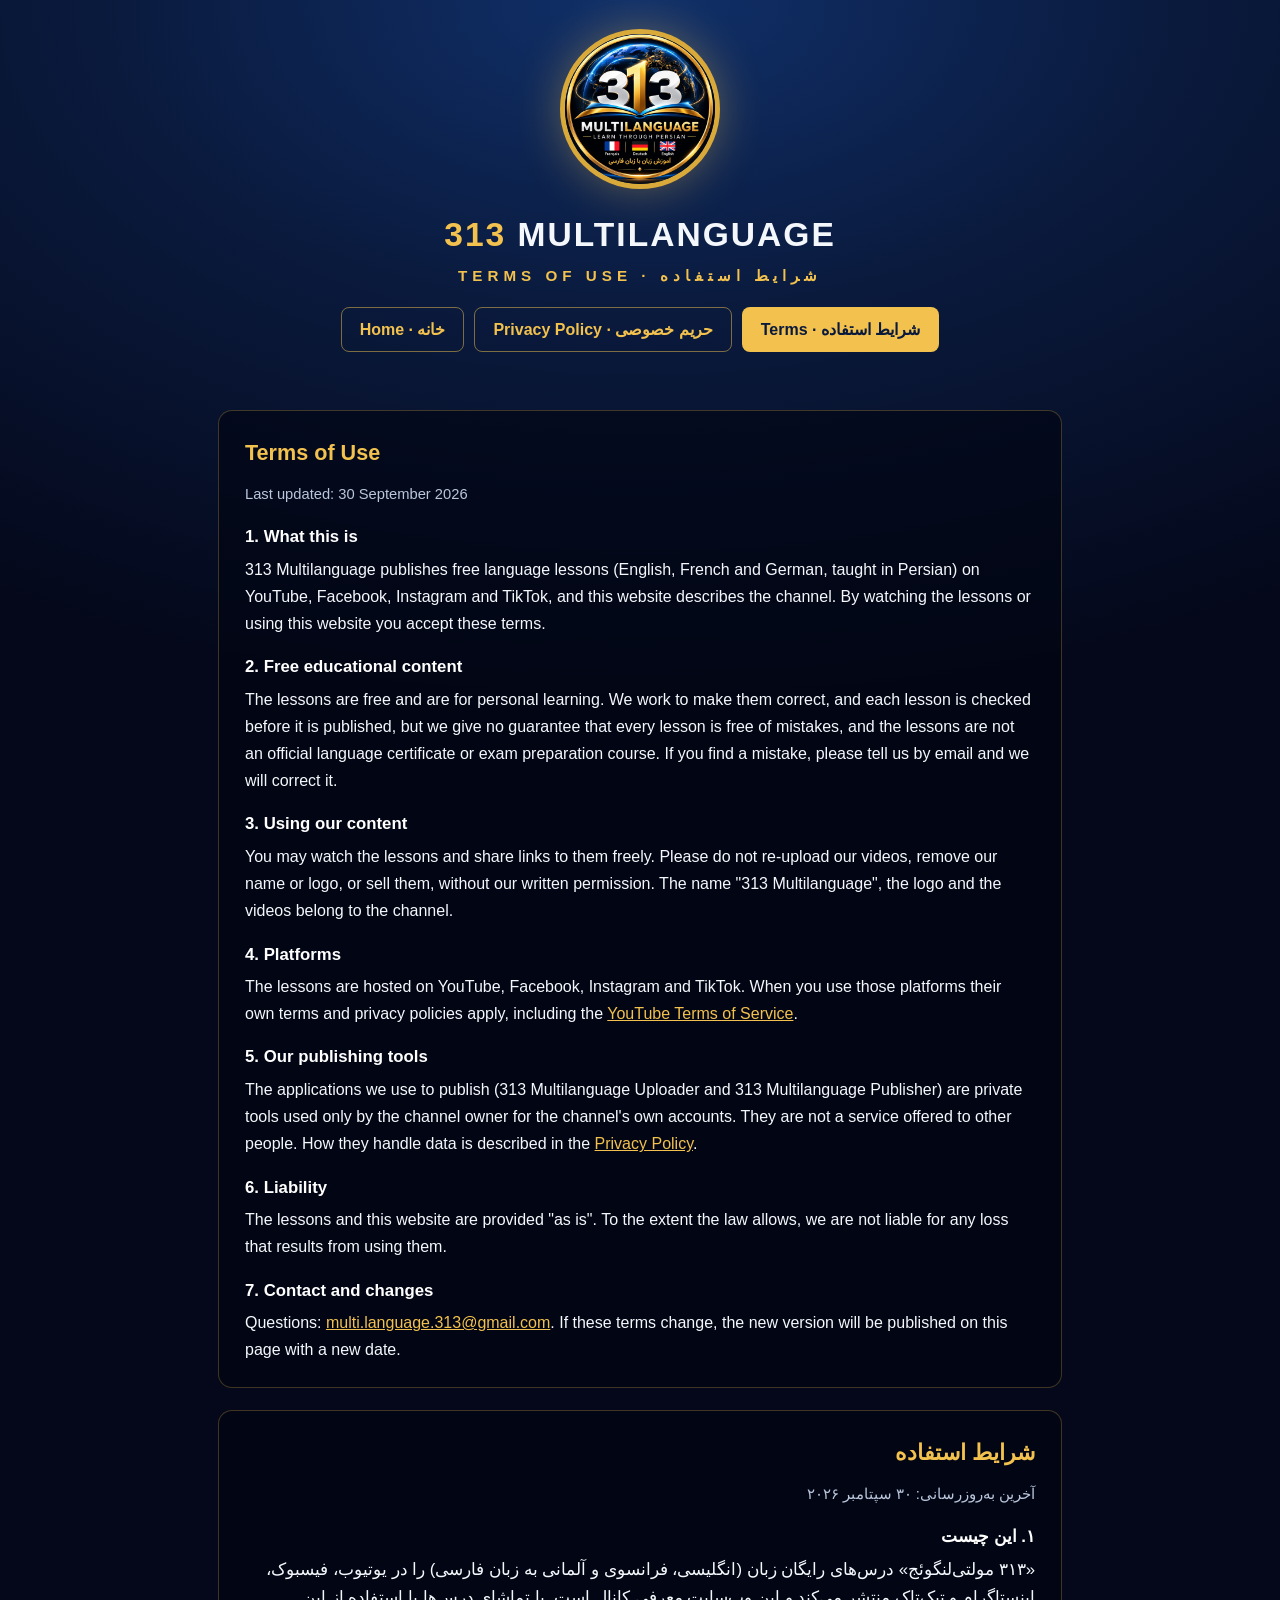
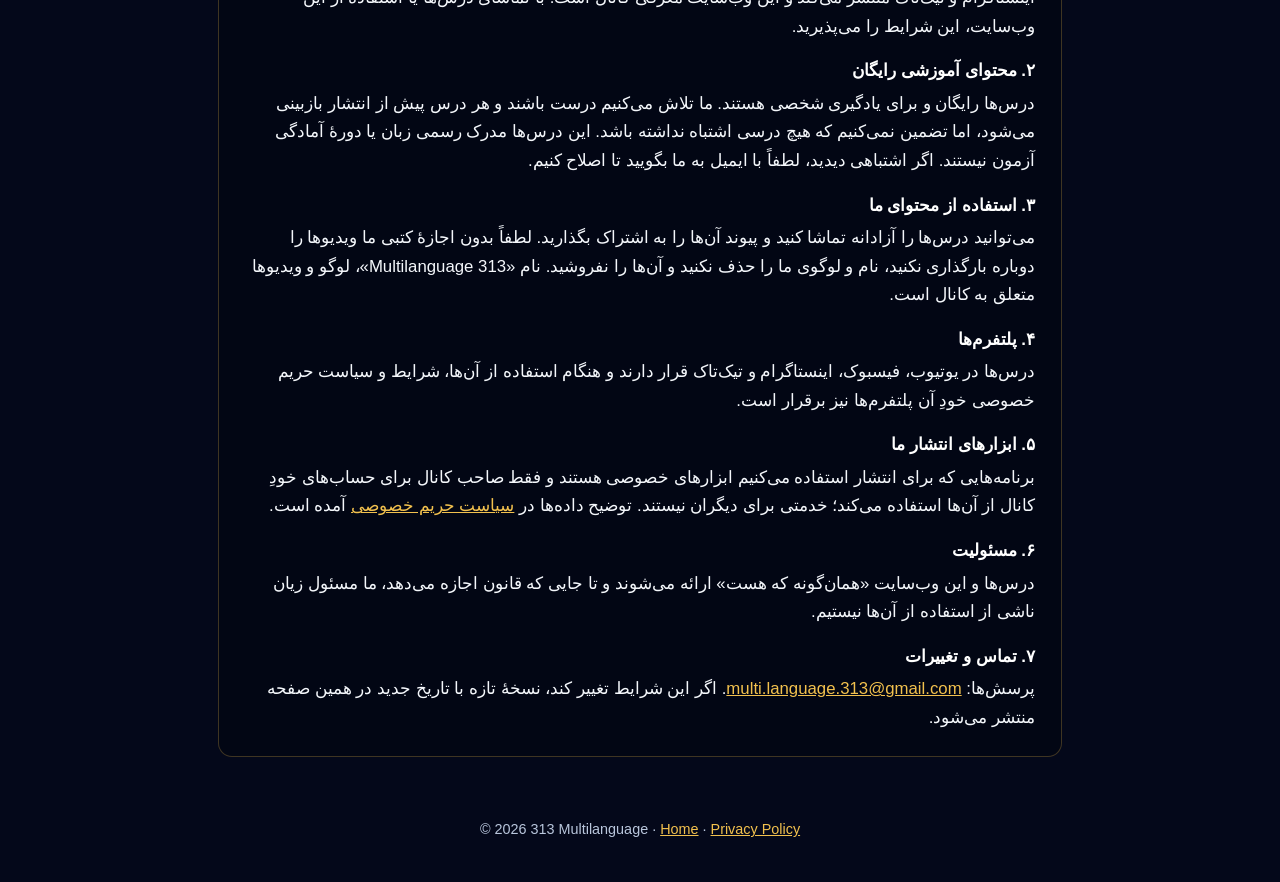
<file: terms.html>
<!doctype html>
<html lang="en">
<head>
<meta charset="utf-8">
<meta name="viewport" content="width=device-width, initial-scale=1">
<title>Terms of Use — 313 Multilanguage</title>
<link rel="icon" href="logo.jpg">
<link rel="stylesheet" href="style.css">
</head>
<body>
<header style="padding-top:34px">
  <a href="index.html"><img class="logo" style="margin-top:0" src="logo.jpg" alt="313 Multilanguage logo"></a>
  <h1><b>313</b> MULTILANGUAGE</h1>
  <div class="tag">TERMS OF USE · شرایط استفاده</div>
  <nav><a href="index.html">Home · خانه</a><a href="privacy.html">Privacy Policy · حریم خصوصی</a><a class="on" href="terms.html">Terms · شرایط استفاده</a></nav>
</header>
<main>
  <section lang="en">
    <h2>Terms of Use</h2>
    <p class="muted">Last updated: 30 September 2026</p>
    <h3>1. What this is</h3>
    <p>313 Multilanguage publishes free language lessons (English, French and German, taught in Persian) on YouTube, Facebook, Instagram and TikTok, and this website describes the channel. By watching the lessons or using this website you accept these terms.</p>
    <h3>2. Free educational content</h3>
    <p>The lessons are free and are for personal learning. We work to make them correct, and each lesson is checked before it is published, but we give no guarantee that every lesson is free of mistakes, and the lessons are not an official language certificate or exam preparation course. If you find a mistake, please tell us by email and we will correct it.</p>
    <h3>3. Using our content</h3>
    <p>You may watch the lessons and share links to them freely. Please do not re-upload our videos, remove our name or logo, or sell them, without our written permission. The name "313 Multilanguage", the logo and the videos belong to the channel.</p>
    <h3>4. Platforms</h3>
    <p>The lessons are hosted on YouTube, Facebook, Instagram and TikTok. When you use those platforms their own terms and privacy policies apply, including the <a href="https://www.youtube.com/t/terms">YouTube Terms of Service</a>.</p>
    <h3>5. Our publishing tools</h3>
    <p>The applications we use to publish (313 Multilanguage Uploader and 313 Multilanguage Publisher) are private tools used only by the channel owner for the channel's own accounts. They are not a service offered to other people. How they handle data is described in the <a href="privacy.html">Privacy Policy</a>.</p>
    <h3>6. Liability</h3>
    <p>The lessons and this website are provided "as is". To the extent the law allows, we are not liable for any loss that results from using them.</p>
    <h3>7. Contact and changes</h3>
    <p>Questions: <a href="mailto:multi.language.313@gmail.com">multi.language.313@gmail.com</a>. If these terms change, the new version will be published on this page with a new date.</p>
  </section>
  <section class="fa" lang="fa">
    <h2>شرایط استفاده</h2>
    <p class="muted">آخرین به‌روزرسانی: ۳۰ سپتامبر ۲۰۲۶</p>
    <h3>۱. این چیست</h3>
    <p>«۳۱۳ مولتی‌لنگوئج» درس‌های رایگان زبان (انگلیسی، فرانسوی و آلمانی به زبان فارسی) را در یوتیوب، فیسبوک، اینستاگرام و تیک‌تاک منتشر می‌کند و این وب‌سایت معرفی کانال است. با تماشای درس‌ها یا استفاده از این وب‌سایت، این شرایط را می‌پذیرید.</p>
    <h3>۲. محتوای آموزشی رایگان</h3>
    <p>درس‌ها رایگان و برای یادگیری شخصی هستند. ما تلاش می‌کنیم درست باشند و هر درس پیش از انتشار بازبینی می‌شود، اما تضمین نمی‌کنیم که هیچ درسی اشتباه نداشته باشد. این درس‌ها مدرک رسمی زبان یا دورهٔ آمادگی آزمون نیستند. اگر اشتباهی دیدید، لطفاً با ایمیل به ما بگویید تا اصلاح کنیم.</p>
    <h3>۳. استفاده از محتوای ما</h3>
    <p>می‌توانید درس‌ها را آزادانه تماشا کنید و پیوند آن‌ها را به اشتراک بگذارید. لطفاً بدون اجازهٔ کتبی ما ویدیوها را دوباره بارگذاری نکنید، نام و لوگوی ما را حذف نکنید و آن‌ها را نفروشید. نام «313 Multilanguage»، لوگو و ویدیوها متعلق به کانال است.</p>
    <h3>۴. پلتفرم‌ها</h3>
    <p>درس‌ها در یوتیوب، فیسبوک، اینستاگرام و تیک‌تاک قرار دارند و هنگام استفاده از آن‌ها، شرایط و سیاست حریم خصوصی خودِ آن پلتفرم‌ها نیز برقرار است.</p>
    <h3>۵. ابزارهای انتشار ما</h3>
    <p>برنامه‌هایی که برای انتشار استفاده می‌کنیم ابزارهای خصوصی هستند و فقط صاحب کانال برای حساب‌های خودِ کانال از آن‌ها استفاده می‌کند؛ خدمتی برای دیگران نیستند. توضیح داده‌ها در <a href="privacy.html">سیاست حریم خصوصی</a> آمده است.</p>
    <h3>۶. مسئولیت</h3>
    <p>درس‌ها و این وب‌سایت «همان‌گونه که هست» ارائه می‌شوند و تا جایی که قانون اجازه می‌دهد، ما مسئول زیان ناشی از استفاده از آن‌ها نیستیم.</p>
    <h3>۷. تماس و تغییرات</h3>
    <p>پرسش‌ها: <a href="mailto:multi.language.313@gmail.com">multi.language.313@gmail.com</a>. اگر این شرایط تغییر کند، نسخهٔ تازه با تاریخ جدید در همین صفحه منتشر می‌شود.</p>
  </section>
</main>
<footer>© 2026 313 Multilanguage · <a href="index.html">Home</a> · <a href="privacy.html">Privacy Policy</a></footer>
</body>
</html>
</file>
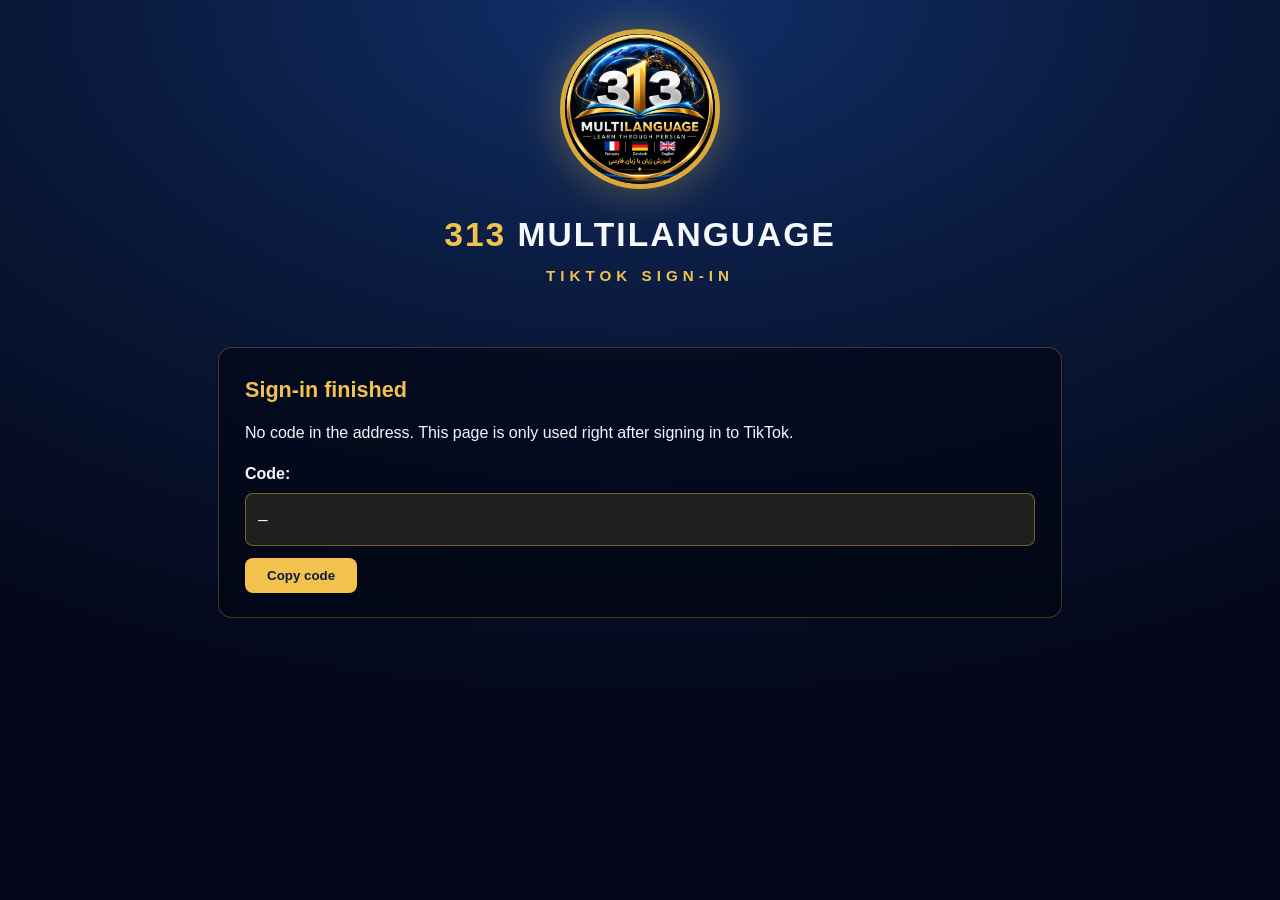
<file: tiktok-callback.html>
<!doctype html>
<html lang="en">
<head>
<meta charset="utf-8">
<meta name="viewport" content="width=device-width, initial-scale=1">
<meta name="robots" content="noindex">
<title>TikTok sign-in — 313 Multilanguage</title>
<link rel="icon" href="logo.jpg">
<link rel="stylesheet" href="style.css">
</head>
<body>
<header style="padding-top:34px">
  <img class="logo" style="margin-top:0" src="logo.jpg" alt="313 Multilanguage logo">
  <h1><b>313</b> MULTILANGUAGE</h1>
  <div class="tag">TIKTOK SIGN-IN</div>
</header>
<main>
  <section>
    <h2 id="title">Sign-in finished</h2>
    <p id="msg">This page only shows the one-time code TikTok sent back, so the channel owner can give it to the publishing tool. Nothing is stored or sent anywhere by this page.</p>
    <p style="margin-top:14px"><b>Code:</b></p>
    <p id="code" style="word-break:break-all;font-family:Consolas,monospace;background:rgba(242,193,78,.12);border:1px solid rgba(242,193,78,.4);border-radius:8px;padding:12px;margin-top:6px">—</p>
    <button id="copy" style="margin-top:12px;padding:10px 22px;border-radius:8px;border:0;background:#f2c14e;color:#0a1a3d;font-weight:700;cursor:pointer">Copy code</button>
  </section>
</main>
<script>
  var q = new URLSearchParams(location.search);
  var code = q.get("code"), err = q.get("error");
  if (err) { document.getElementById("title").textContent = "Sign-in was not completed"; document.getElementById("code").textContent = err + ": " + (q.get("error_description") || ""); }
  else if (code) { document.getElementById("code").textContent = code; }
  else { document.getElementById("msg").textContent = "No code in the address. This page is only used right after signing in to TikTok."; }
  document.getElementById("copy").onclick = function () { navigator.clipboard.writeText(document.getElementById("code").textContent); this.textContent = "Copied"; };
</script>
</body>
</html>
</file>
<file: style.css>
:root { --navy: #0a1a3d; --deep: #04081a; --gold: #f2c14e; --gold2: #d9a93a; --text: #f4f7fb; --muted: #b9c6dc; }
* { box-sizing: border-box; margin: 0; padding: 0; }
html { background: var(--deep); }
body { font-family: "Segoe UI", Tahoma, Arial, sans-serif; color: var(--text); line-height: 1.7;
  background: radial-gradient(1200px 700px at 50% 0%, #10306a 0%, var(--navy) 45%, var(--deep) 100%) no-repeat var(--deep); min-height: 100vh; }
a { color: var(--gold); }
header { text-align: center; padding: 0 16px 28px; }
.banner { display: block; width: 100%; max-height: 420px; object-fit: cover; }
.logo { width: 150px; height: 150px; border-radius: 50%; margin-top: -75px; position: relative;
  box-shadow: 0 0 0 5px var(--gold2), 0 0 50px rgba(242, 193, 78, .45); }
h1 { font-size: 2.1rem; letter-spacing: 2px; margin-top: 14px; }
h1 b { color: var(--gold); }
.tag { color: var(--gold); letter-spacing: 5px; font-size: .95rem; font-weight: 600; }
nav { display: flex; gap: 10px; justify-content: center; flex-wrap: wrap; margin-top: 18px; }
nav a { text-decoration: none; padding: 8px 18px; border: 1px solid rgba(242, 193, 78, .5); border-radius: 8px; font-weight: 600; }
nav a:hover, nav a.on { background: var(--gold); color: var(--navy); }
main { max-width: 880px; margin: 0 auto; padding: 8px 18px 60px; }
section { background: rgba(2, 6, 18, .62); border: 1px solid rgba(242, 193, 78, .25); border-radius: 14px; padding: 24px 26px; margin-top: 22px; }
h2 { color: var(--gold); font-size: 1.35rem; margin-bottom: 10px; }
h3 { font-size: 1.05rem; margin: 16px 0 4px; color: #fff; }
p, li { color: var(--text); }
ul { padding-inline-start: 22px; margin: 6px 0; }
.fa { direction: rtl; text-align: right; font-size: 1.05rem; }
.links { display: grid; grid-template-columns: repeat(auto-fit, minmax(190px, 1fr)); gap: 12px; margin-top: 12px; }
.links a { display: block; text-align: center; text-decoration: none; padding: 14px 10px; border-radius: 10px;
  background: rgba(242, 193, 78, .10); border: 1px solid rgba(242, 193, 78, .4); font-weight: 700; }
.links a small { display: block; color: var(--muted); font-weight: 500; }
.links a:hover { background: var(--gold); color: var(--navy); }
.links a:hover small { color: var(--navy); }
.muted { color: var(--muted); font-size: .92rem; }
footer { text-align: center; color: var(--muted); padding: 0 16px 40px; font-size: .9rem; }
</file>
